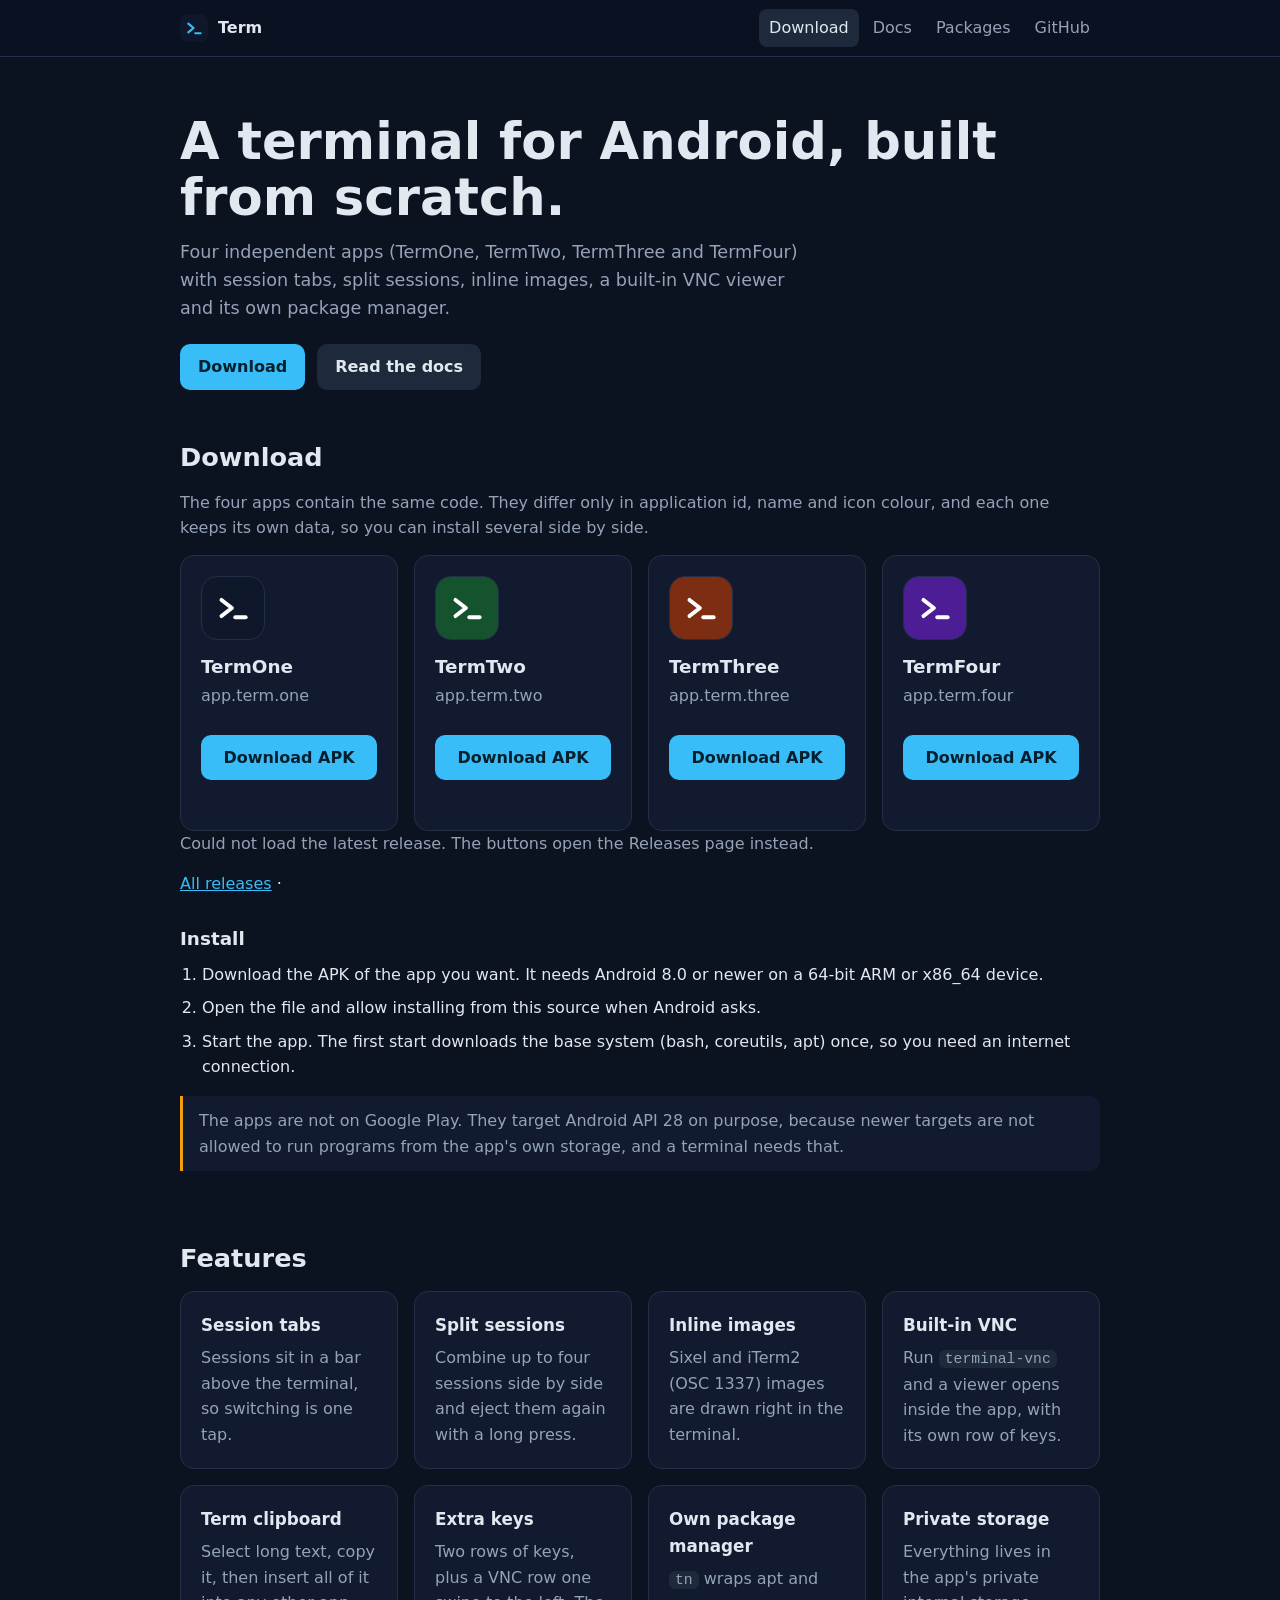
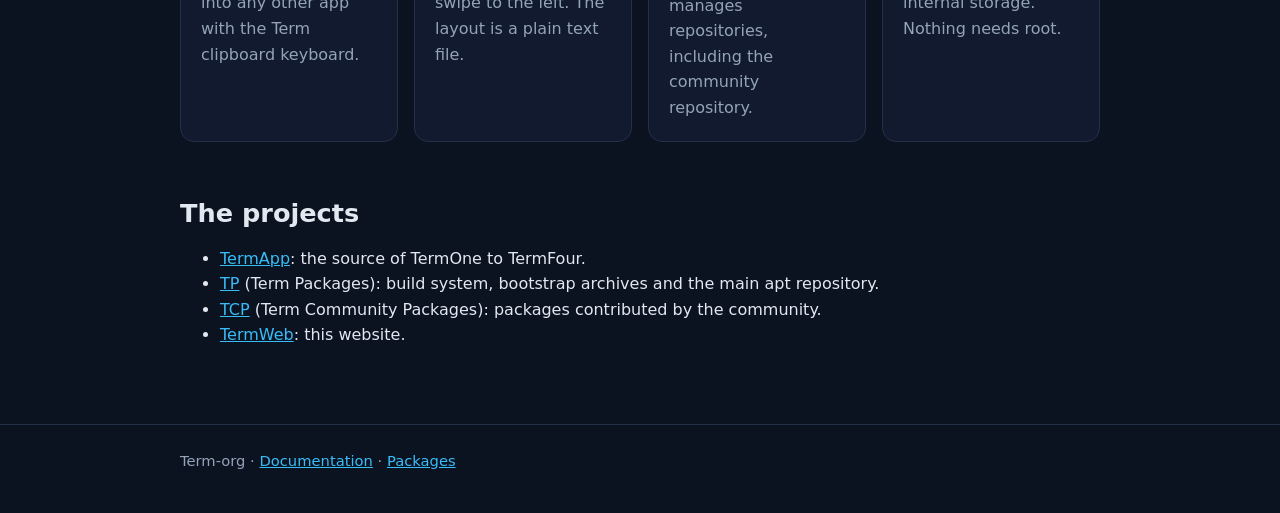
<file: site/index.html>
<!doctype html>
<html lang="en">
<head>
  <meta charset="utf-8">
  <meta name="viewport" content="width=device-width, initial-scale=1">
  <title>Term - a terminal for Android</title>
  <meta name="description" content="TermOne, TermTwo, TermThree and TermFour: a terminal for Android built from scratch, with session tabs, split sessions, inline images, a built-in VNC viewer and its own package manager.">
  <meta name="theme-color" content="#0F172A">
  <link rel="icon" href="favicon.svg" type="image/svg+xml">
  <link rel="stylesheet" href="assets/style.css">
</head>
<body>
  <svg width="0" height="0" style="position:absolute" aria-hidden="true">
    <symbol id="prompt" viewBox="0 0 108 108">
      <path d="M34 40 L52 54 L34 68" fill="none" stroke="#fff" stroke-width="7" stroke-linecap="round" stroke-linejoin="round"/>
      <path d="M58 70 L76 70" fill="none" stroke="#fff" stroke-width="7" stroke-linecap="round"/>
    </symbol>
  </svg>

  <header class="site-header">
    <div class="wrap">
      <a class="brand" href="index.html"><img src="favicon.svg" alt="" width="28" height="28">Term</a>
      <nav class="nav" aria-label="Main">
        <a href="index.html" aria-current="page">Download</a>
        <a href="docs.html">Docs</a>
        <a href="packages.html">Packages</a>
        <a href="https://github.com/Term-org">GitHub</a>
      </nav>
    </div>
  </header>

  <main class="wrap">
    <div class="hero">
      <h1>A terminal for Android, built from scratch.</h1>
      <p>Four independent apps (TermOne, TermTwo, TermThree and TermFour) with session tabs, split sessions, inline images, a built-in VNC viewer and its own package manager.</p>
      <div class="actions">
        <a class="button" href="#download">Download</a>
        <a class="button secondary" href="docs.html">Read the docs</a>
      </div>
    </div>

    <section id="download">
      <h2>Download</h2>
      <p class="muted">The four apps contain the same code. They differ only in application id, name and icon colour, and each one keeps its own data, so you can install several side by side.</p>
      <div class="grid">
        <article class="card">
          <div class="app-icon" style="--icon-bg:#0F172A"><svg class="glyph" viewBox="0 0 108 108" aria-hidden="true"><use href="#prompt"/></svg></div>
          <h3>TermOne</h3>
          <p class="muted">app.term.one</p>
          <a class="button" data-download="TermOne" href="https://github.com/Term-org/TermApp/releases/latest">Download APK</a>
          <p class="meta" data-meta="TermOne"></p>
        </article>
        <article class="card">
          <div class="app-icon" style="--icon-bg:#14532D"><svg class="glyph" viewBox="0 0 108 108" aria-hidden="true"><use href="#prompt"/></svg></div>
          <h3>TermTwo</h3>
          <p class="muted">app.term.two</p>
          <a class="button" data-download="TermTwo" href="https://github.com/Term-org/TermApp/releases/latest">Download APK</a>
          <p class="meta" data-meta="TermTwo"></p>
        </article>
        <article class="card">
          <div class="app-icon" style="--icon-bg:#7C2D12"><svg class="glyph" viewBox="0 0 108 108" aria-hidden="true"><use href="#prompt"/></svg></div>
          <h3>TermThree</h3>
          <p class="muted">app.term.three</p>
          <a class="button" data-download="TermThree" href="https://github.com/Term-org/TermApp/releases/latest">Download APK</a>
          <p class="meta" data-meta="TermThree"></p>
        </article>
        <article class="card">
          <div class="app-icon" style="--icon-bg:#4C1D95"><svg class="glyph" viewBox="0 0 108 108" aria-hidden="true"><use href="#prompt"/></svg></div>
          <h3>TermFour</h3>
          <p class="muted">app.term.four</p>
          <a class="button" data-download="TermFour" href="https://github.com/Term-org/TermApp/releases/latest">Download APK</a>
          <p class="meta" data-meta="TermFour"></p>
        </article>
      </div>
      <p class="status" id="release-status" role="status"></p>
      <p>
        <a href="https://github.com/Term-org/TermApp/releases">All releases</a>
        <span id="checksums-wrap"> &middot; <a id="checksums" href="https://github.com/Term-org/TermApp/releases/latest" hidden>SHA256SUMS</a></span>
      </p>

      <h3>Install</h3>
      <ol class="steps">
        <li>Download the APK of the app you want. It needs Android 8.0 or newer on a 64-bit ARM or x86_64 device.</li>
        <li>Open the file and allow installing from this source when Android asks.</li>
        <li>Start the app. The first start downloads the base system (bash, coreutils, apt) once, so you need an internet connection.</li>
      </ol>
      <p class="note">The apps are not on Google Play. They target Android API 28 on purpose, because newer targets are not allowed to run programs from the app's own storage, and a terminal needs that.</p>
    </section>

    <section>
      <h2>Features</h2>
      <div class="grid">
        <div class="card feature"><h3>Session tabs</h3><p>Sessions sit in a bar above the terminal, so switching is one tap.</p></div>
        <div class="card feature"><h3>Split sessions</h3><p>Combine up to four sessions side by side and eject them again with a long press.</p></div>
        <div class="card feature"><h3>Inline images</h3><p>Sixel and iTerm2 (OSC 1337) images are drawn right in the terminal.</p></div>
        <div class="card feature"><h3>Built-in VNC</h3><p>Run <code>terminal-vnc</code> and a viewer opens inside the app, with its own row of keys.</p></div>
        <div class="card feature"><h3>Term clipboard</h3><p>Select long text, copy it, then insert all of it into any other app with the Term clipboard keyboard.</p></div>
        <div class="card feature"><h3>Extra keys</h3><p>Two rows of keys, plus a VNC row one swipe to the left. The layout is a plain text file.</p></div>
        <div class="card feature"><h3>Own package manager</h3><p><code>tn</code> wraps apt and manages repositories, including the community repository.</p></div>
        <div class="card feature"><h3>Private storage</h3><p>Everything lives in the app's private internal storage. Nothing needs root.</p></div>
      </div>
    </section>

    <section>
      <h2>The projects</h2>
      <ul>
        <li><a href="https://github.com/Term-org/TermApp">TermApp</a>: the source of TermOne to TermFour.</li>
        <li><a href="https://github.com/Term-org/TP">TP</a> (Term Packages): build system, bootstrap archives and the main apt repository.</li>
        <li><a href="https://github.com/Term-org/TCP">TCP</a> (Term Community Packages): packages contributed by the community.</li>
        <li><a href="https://github.com/Term-org/TermWeb">TermWeb</a>: this website.</li>
      </ul>
    </section>
  </main>

  <footer class="site-footer">
    <div class="wrap">Term-org &middot; <a href="docs.html">Documentation</a> &middot; <a href="packages.html">Packages</a></div>
  </footer>

  <script src="assets/config.js"></script>
  <script src="assets/releases.js"></script>
</body>
</html>
</file>
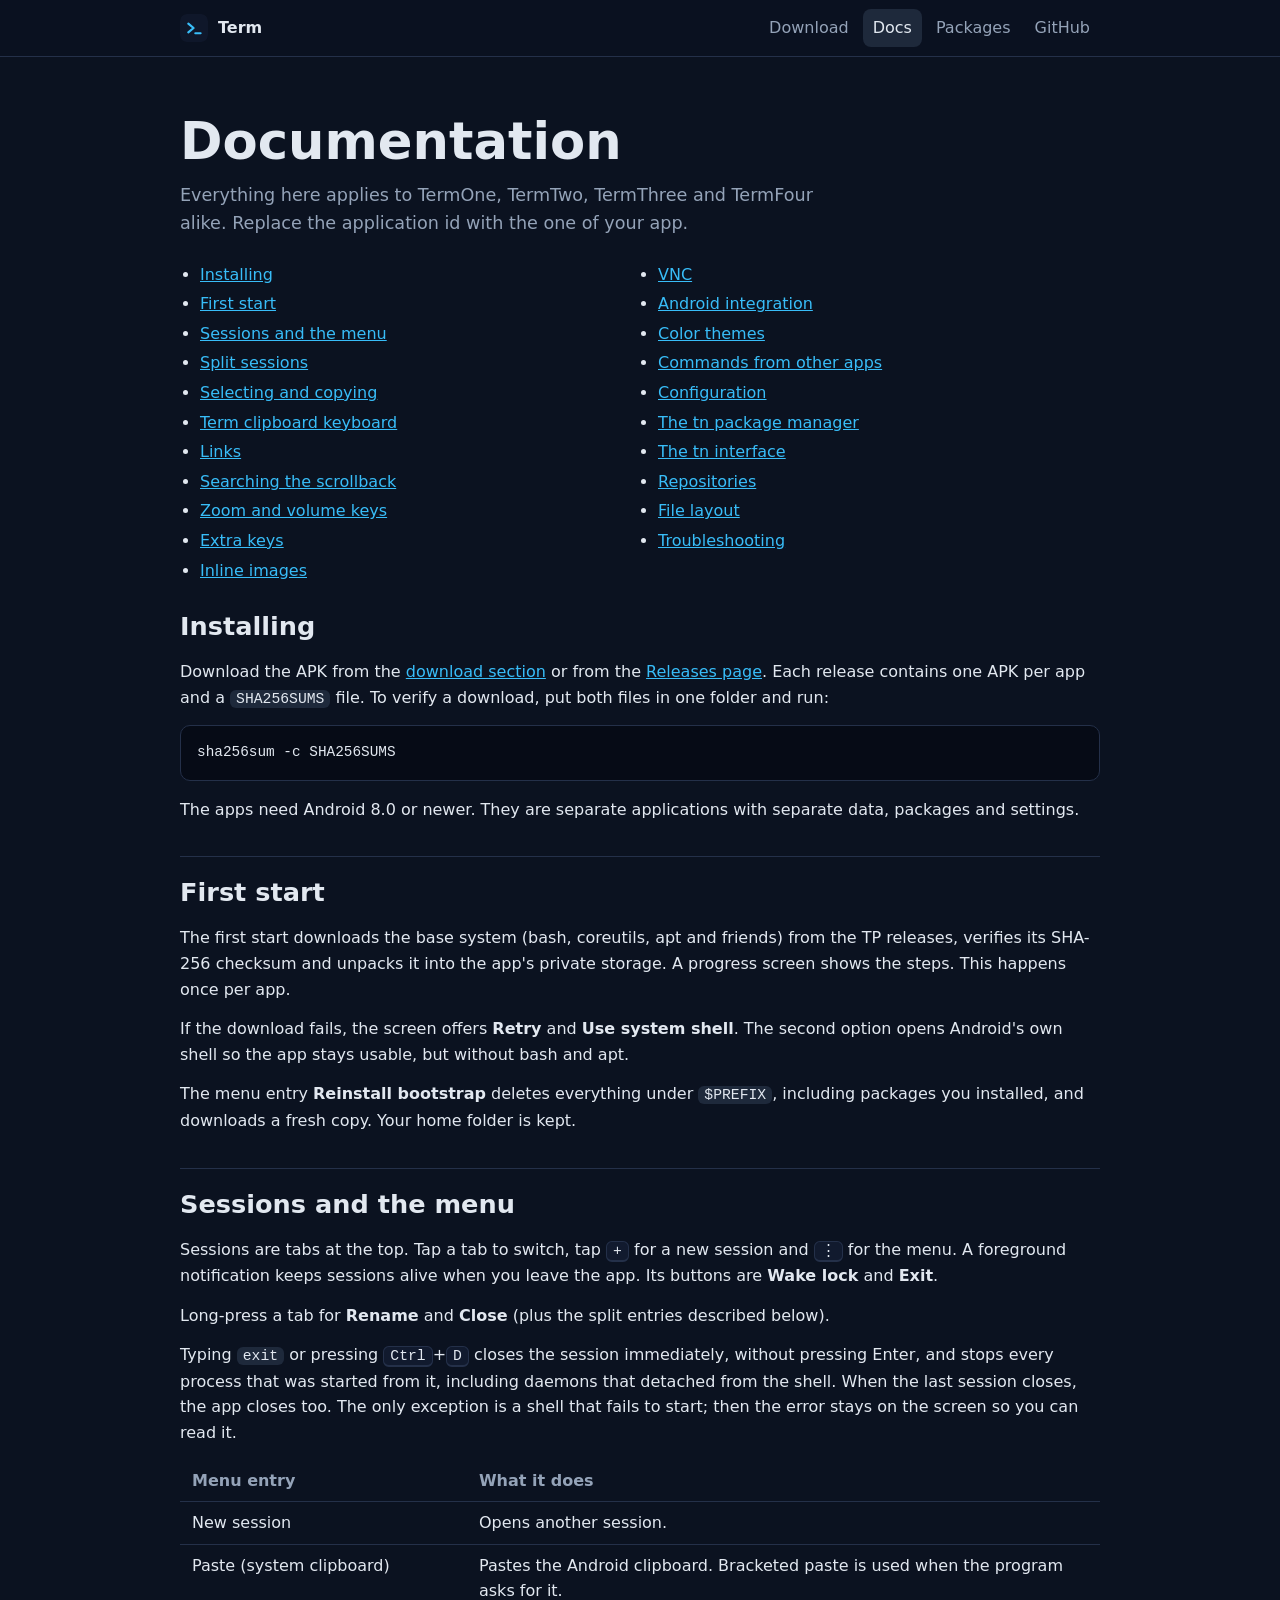
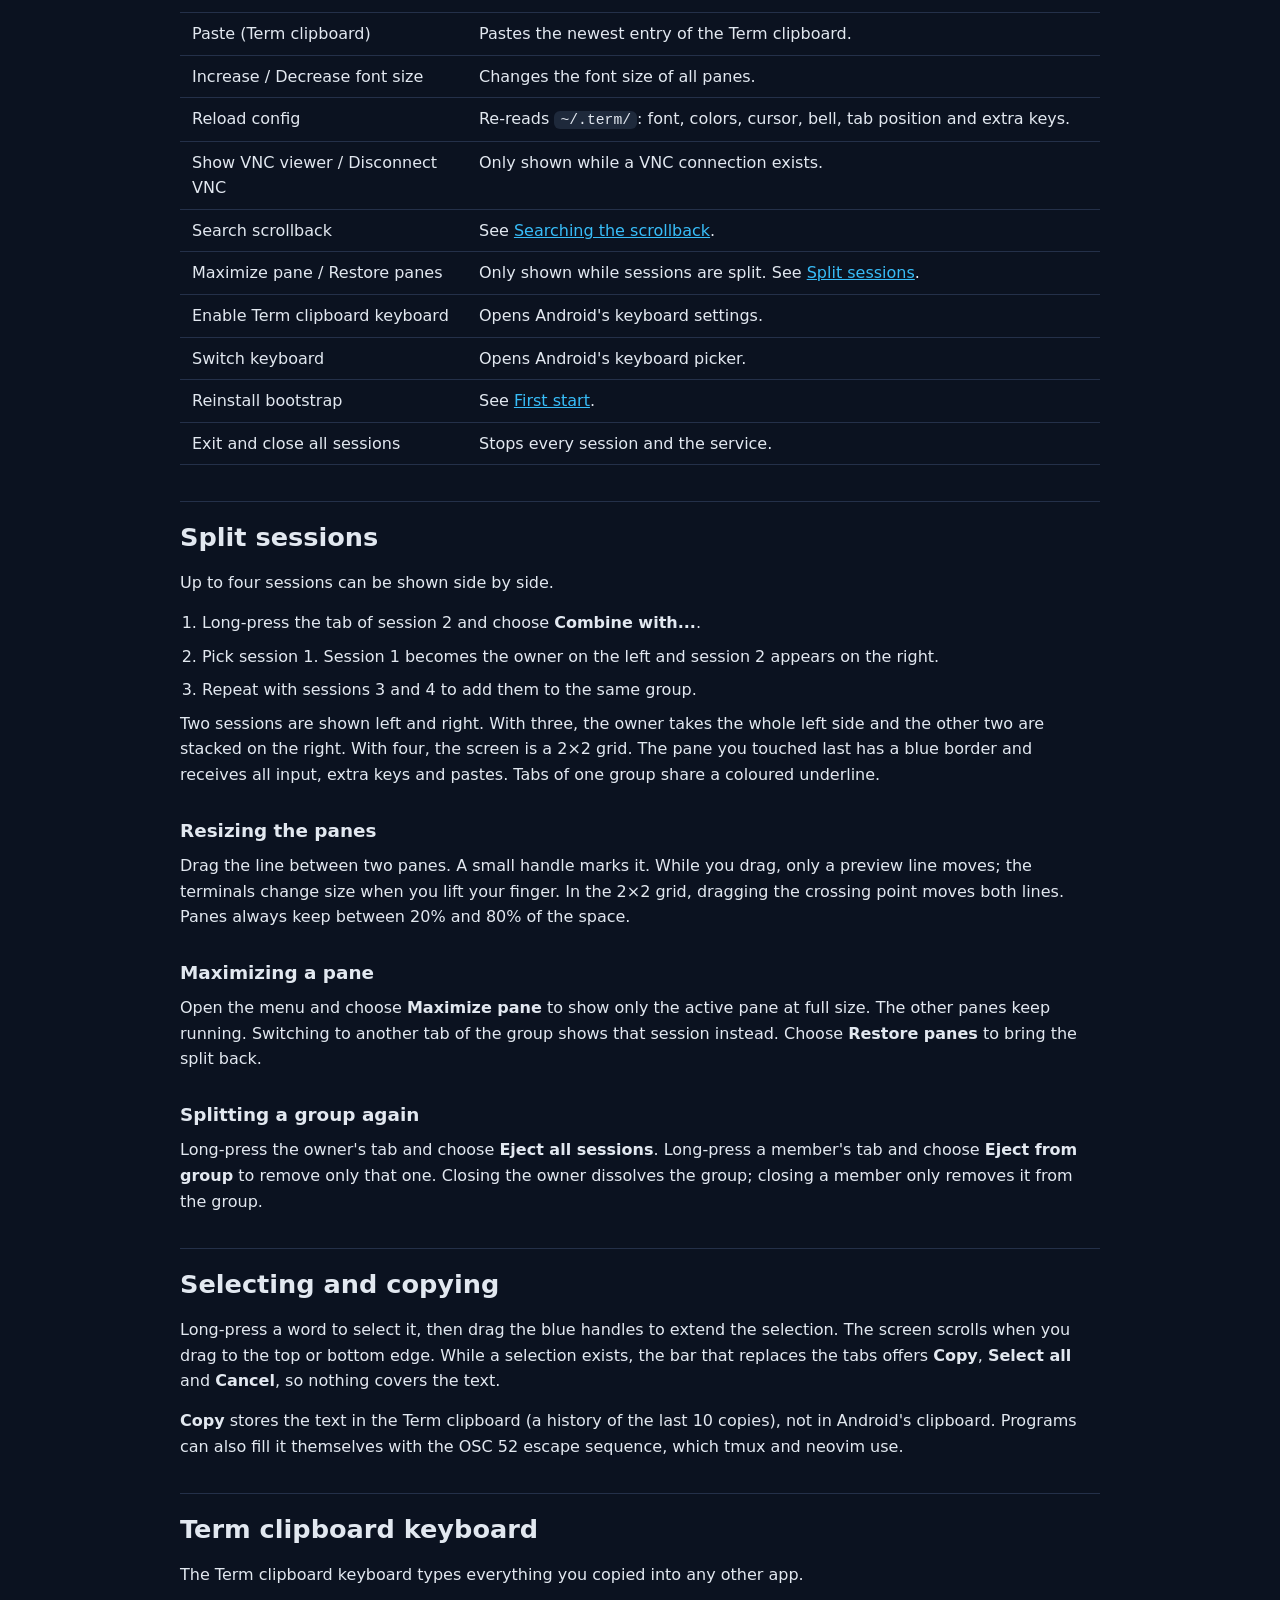
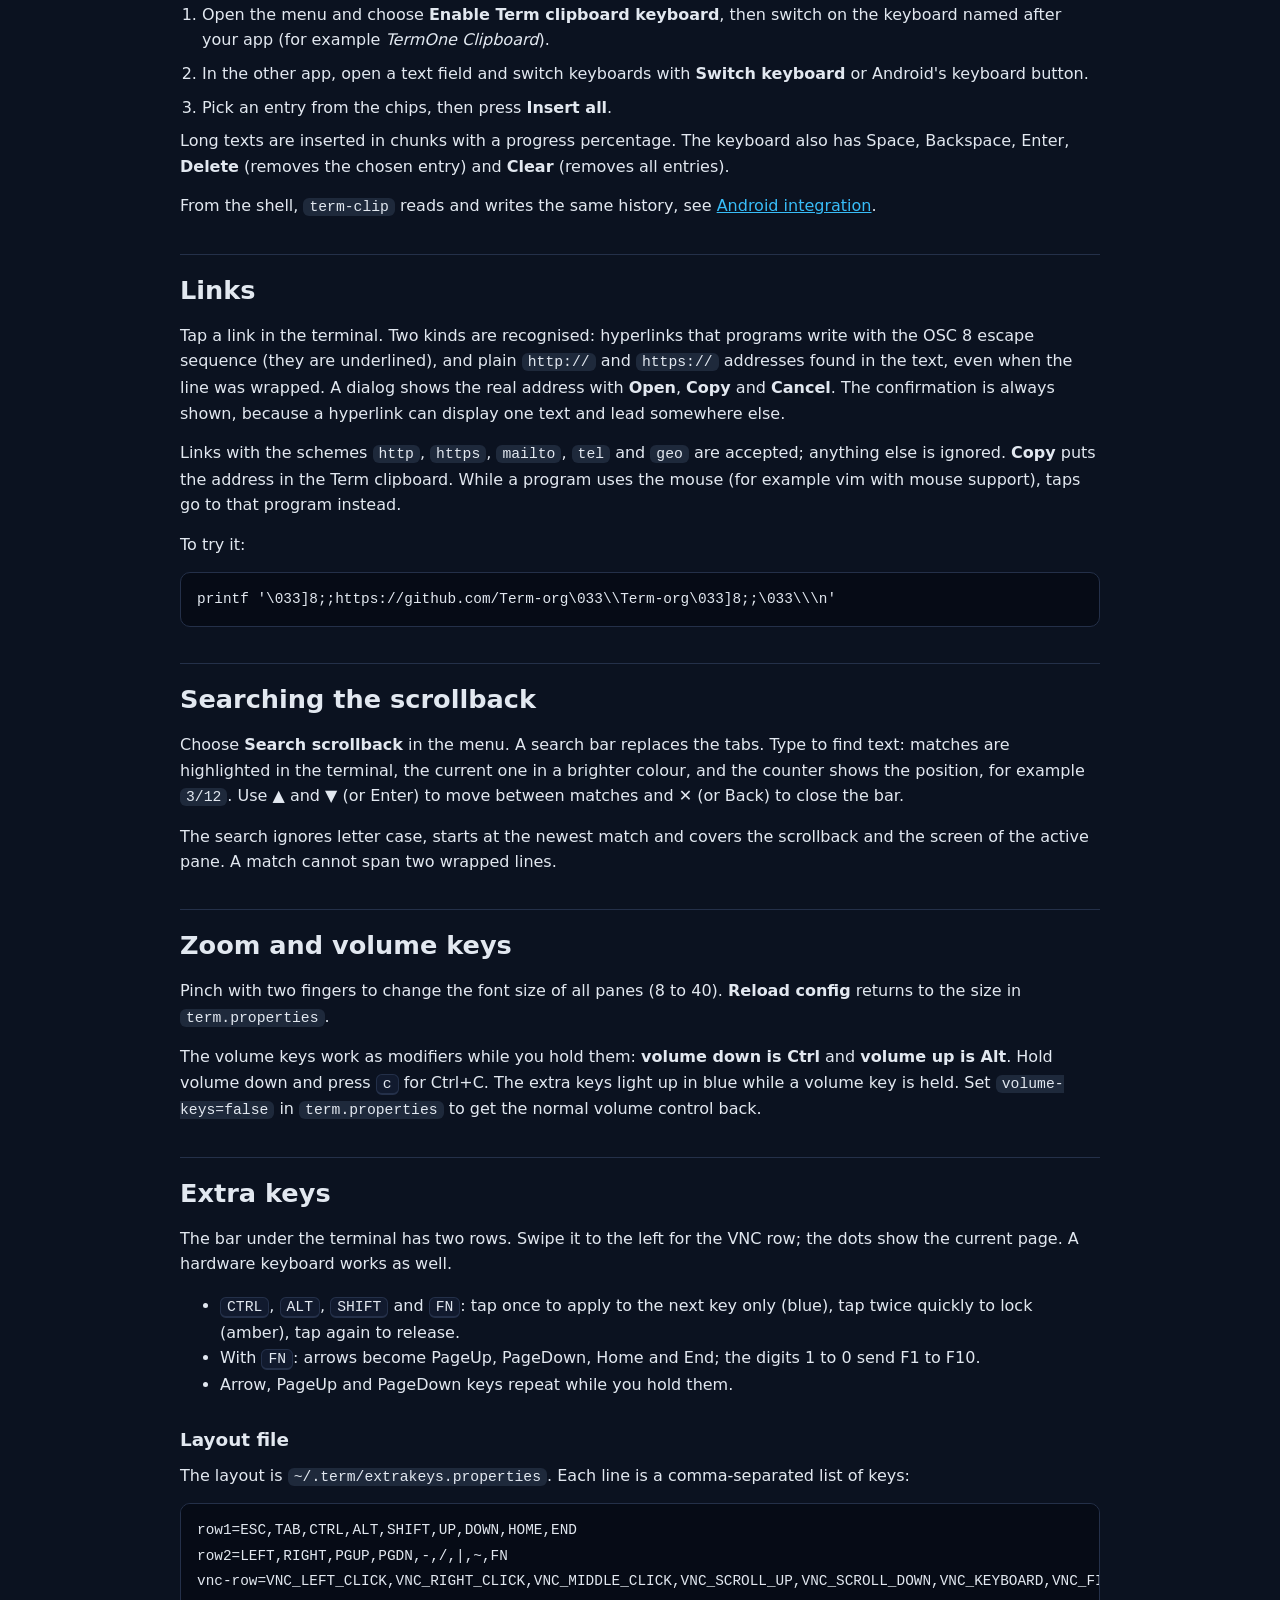
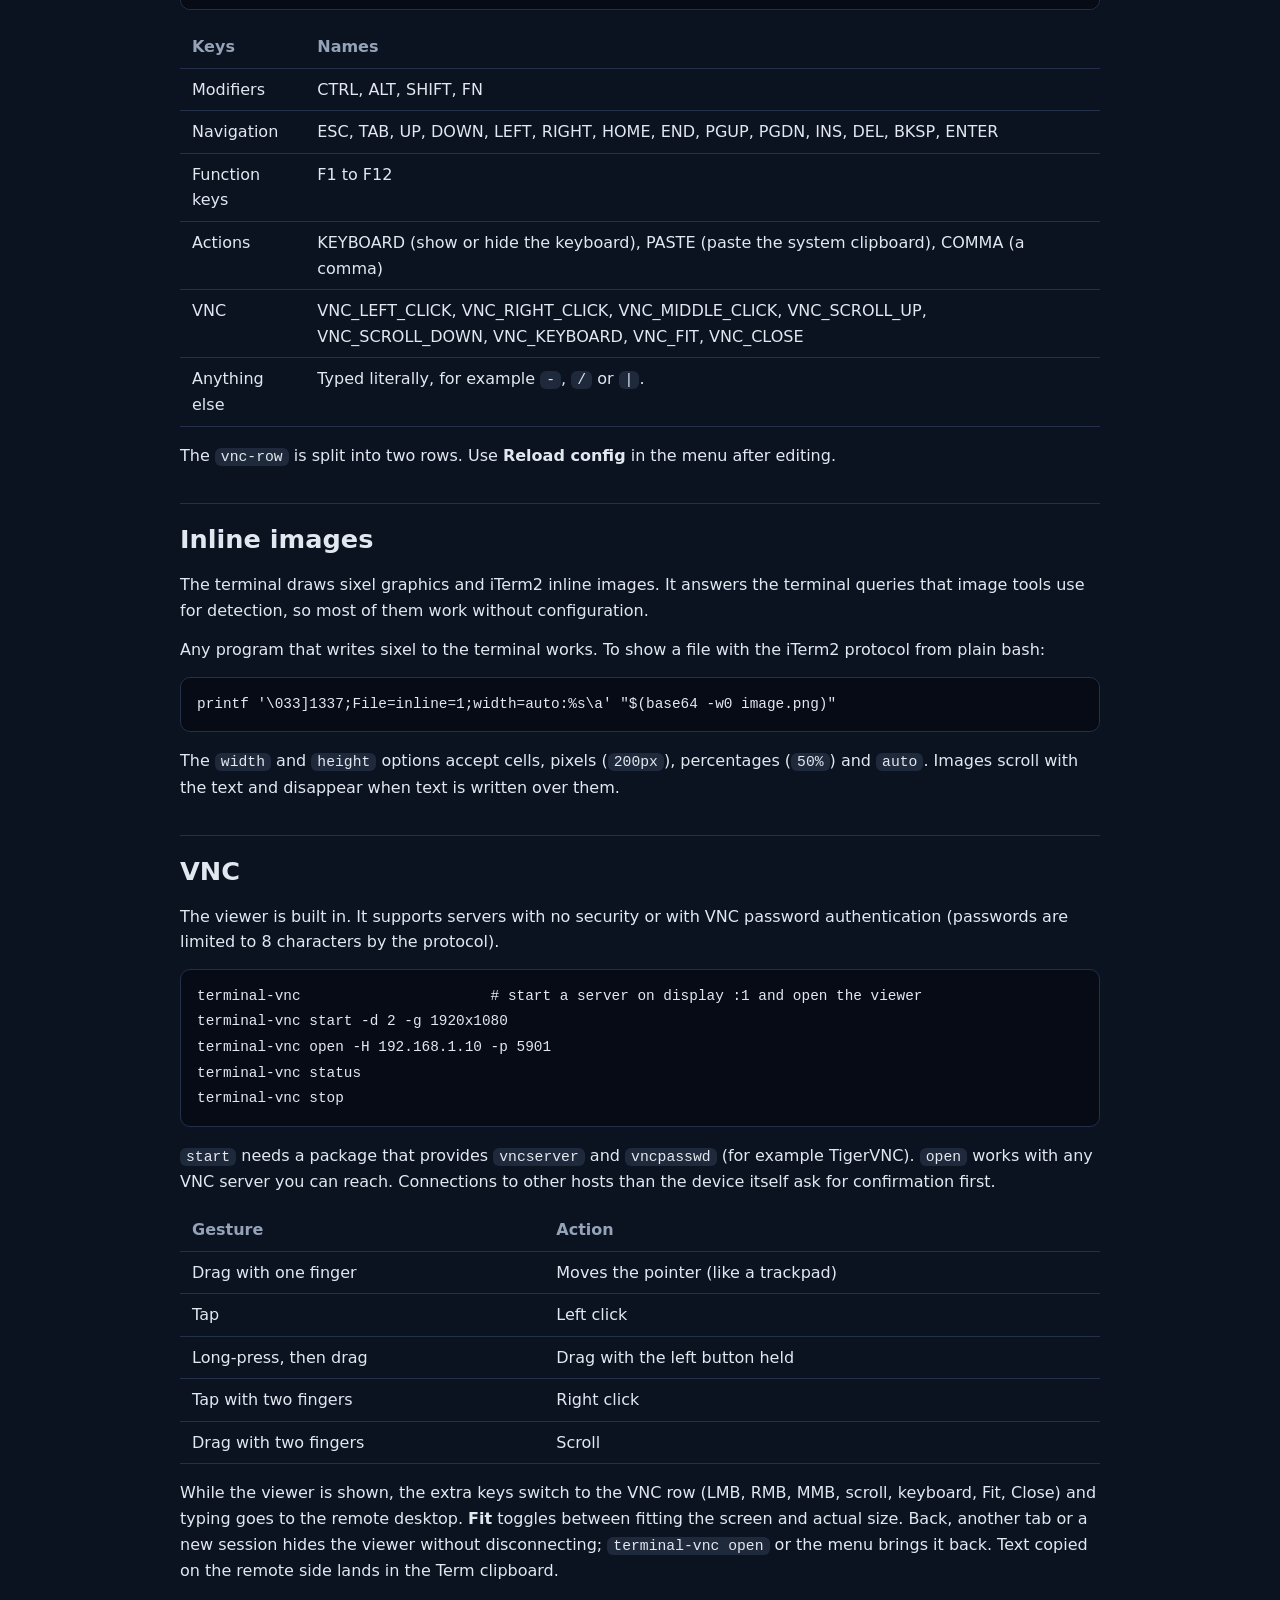
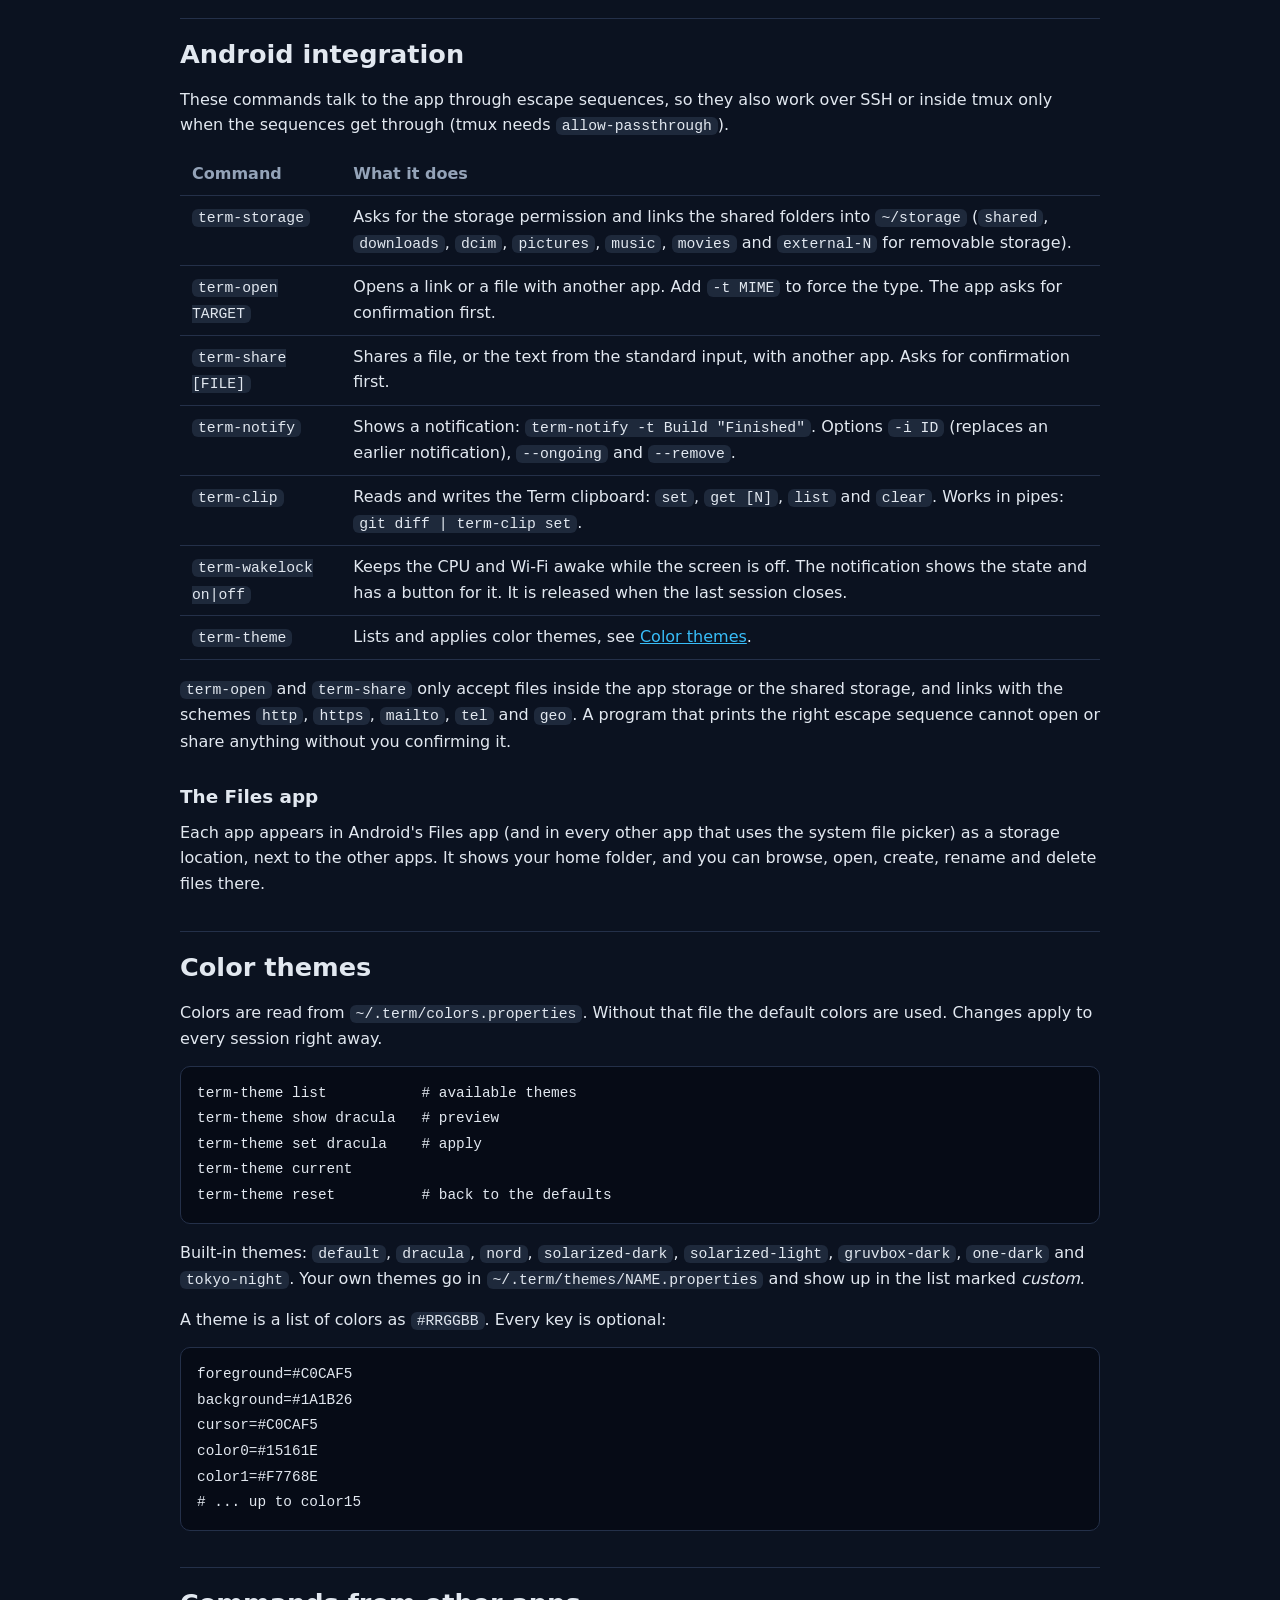
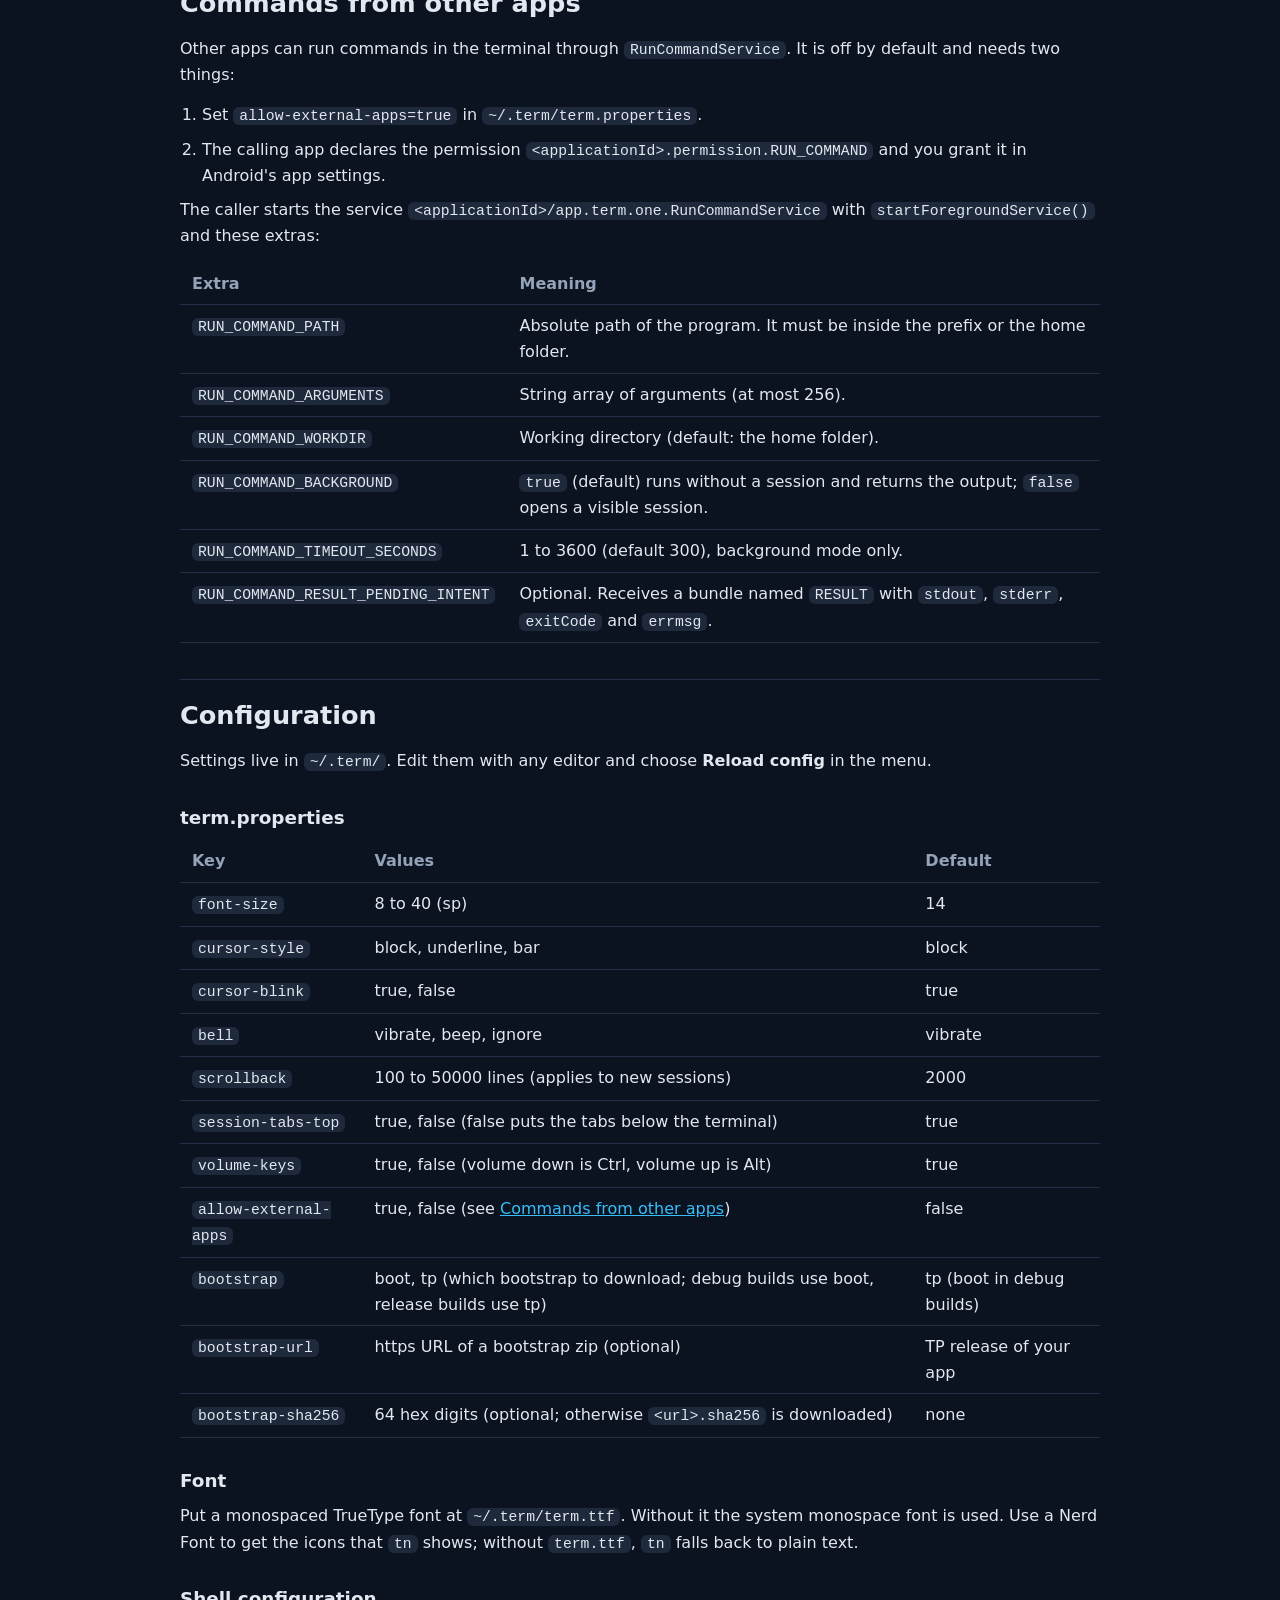
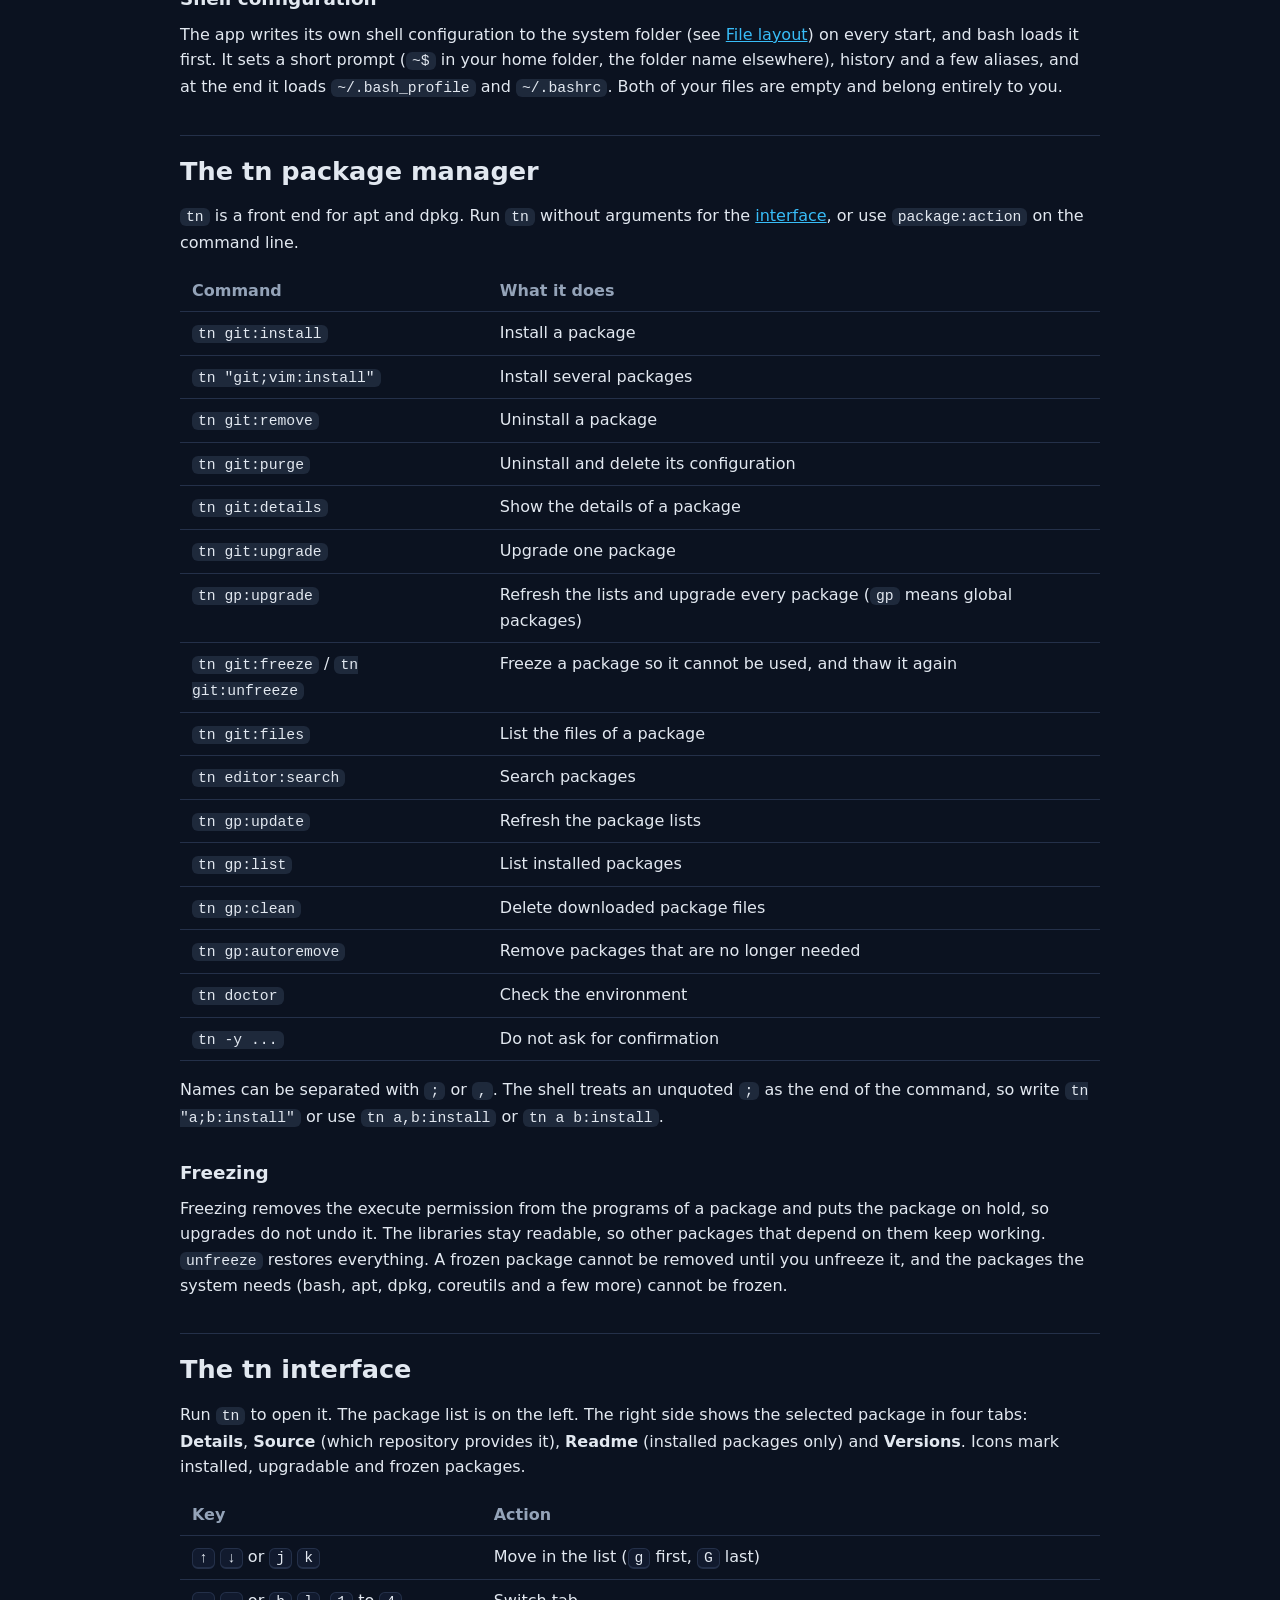
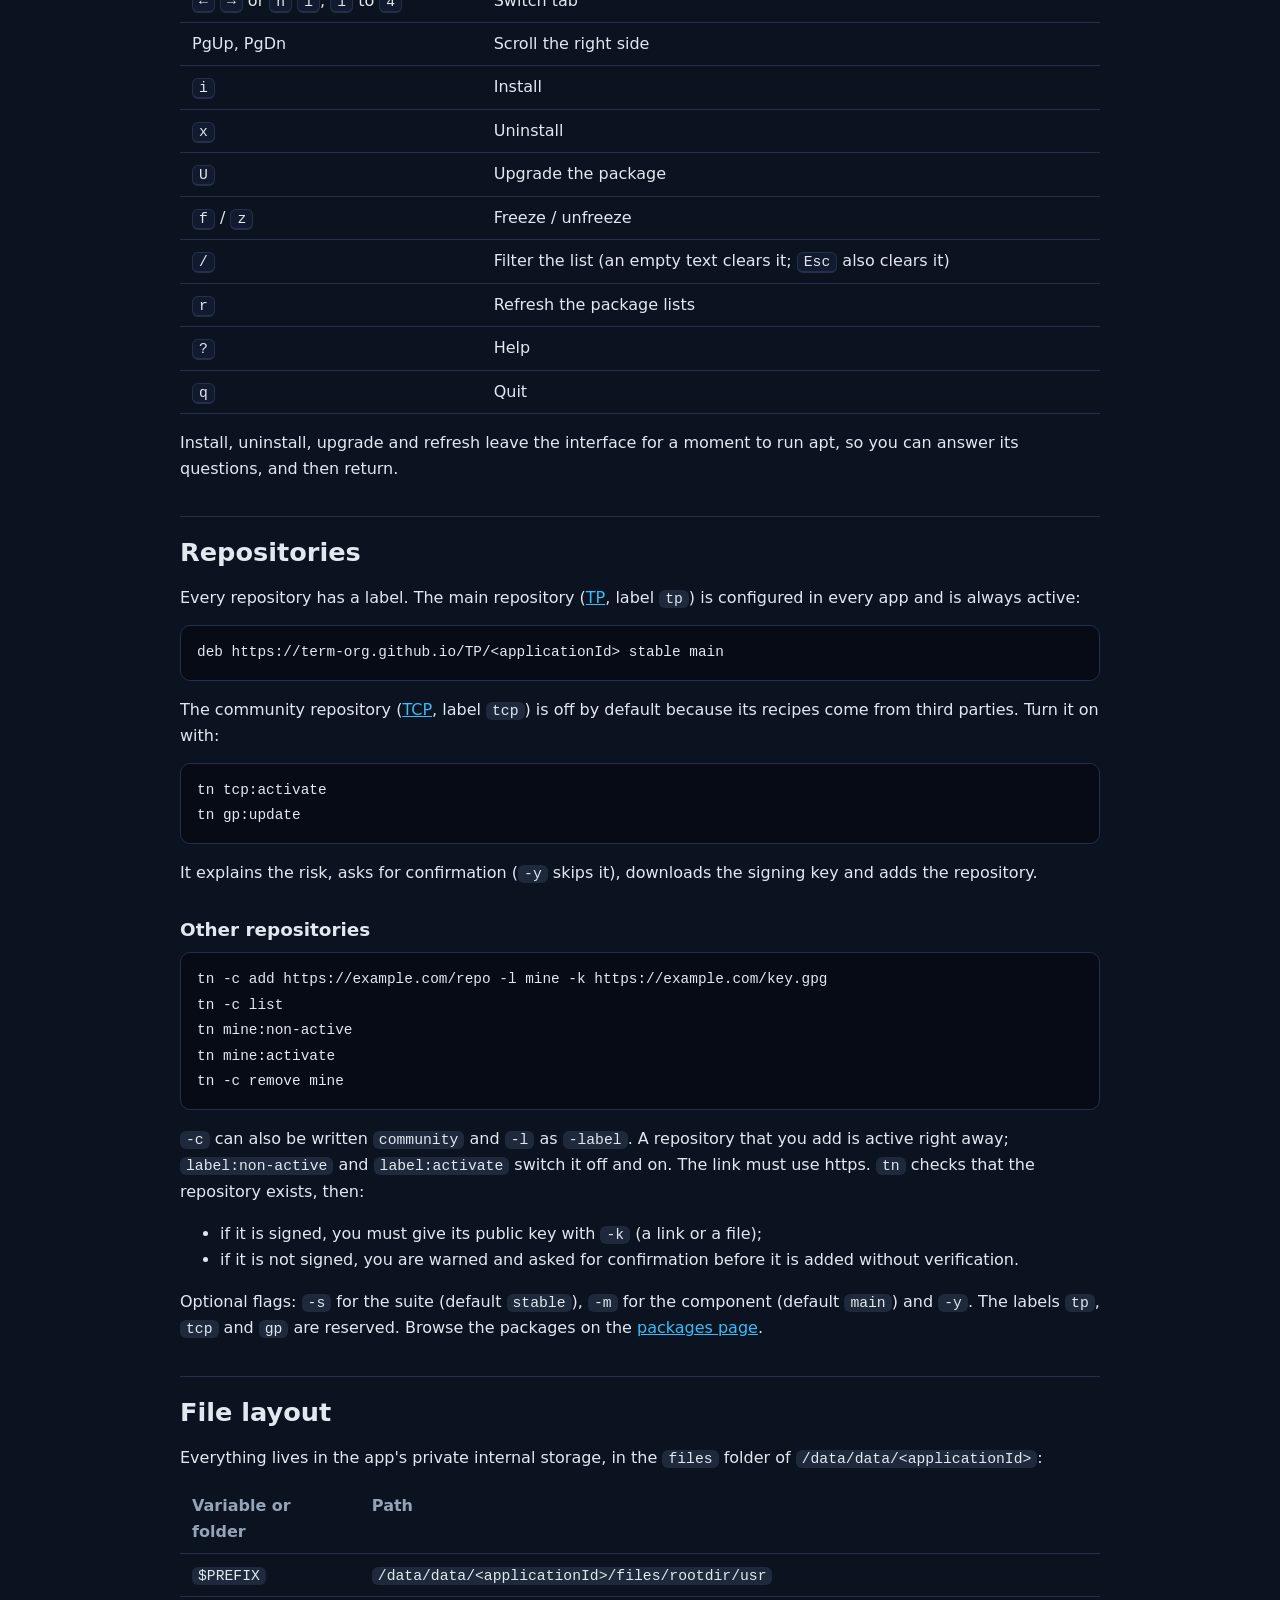
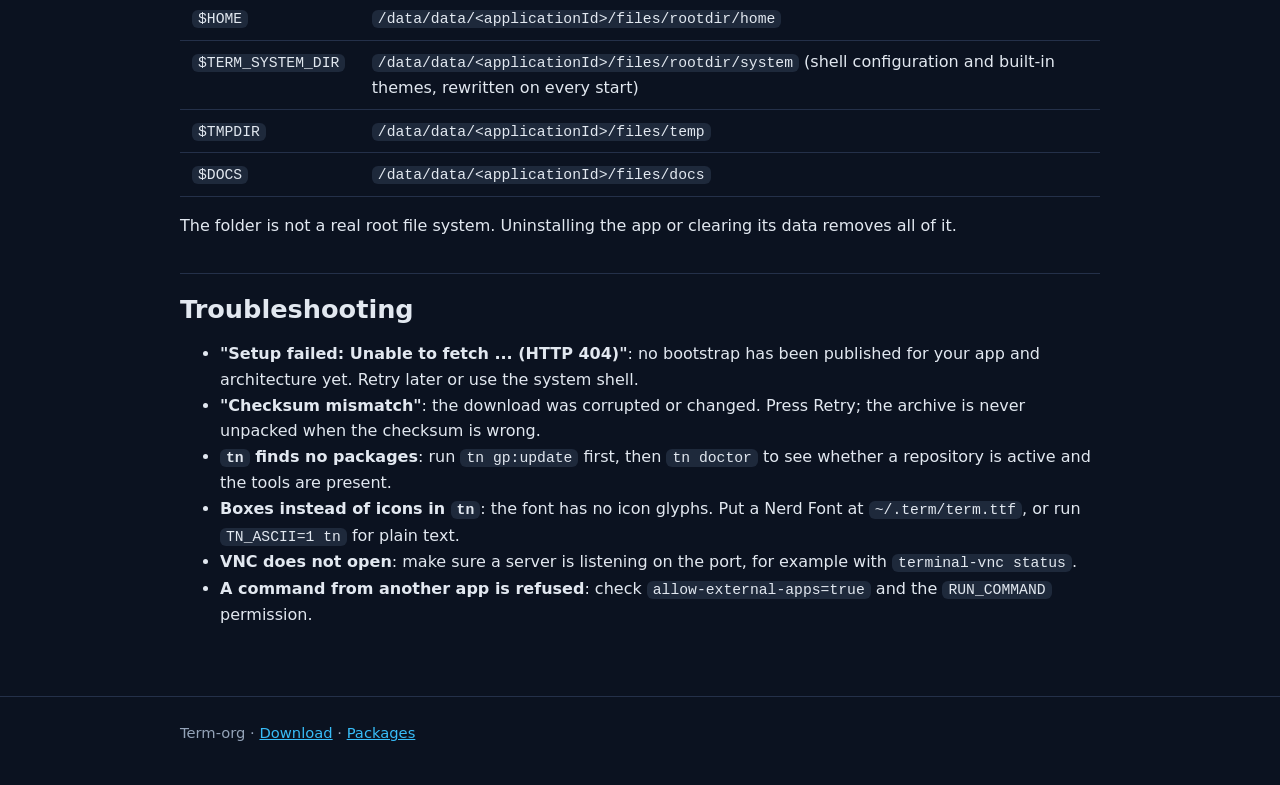
<file: site/docs.html>
<!doctype html>
<html lang="en">
<head>
  <meta charset="utf-8">
  <meta name="viewport" content="width=device-width, initial-scale=1">
  <title>Documentation - Term</title>
  <meta name="description" content="How to use TermOne, TermTwo, TermThree and TermFour: sessions, split view, links, search, clipboard, extra keys, VNC, images, themes, Android integration, configuration and the tn package manager.">
  <meta name="theme-color" content="#0F172A">
  <link rel="icon" href="favicon.svg" type="image/svg+xml">
  <link rel="stylesheet" href="assets/style.css">
</head>
<body>
  <header class="site-header">
    <div class="wrap">
      <a class="brand" href="index.html"><img src="favicon.svg" alt="" width="28" height="28">Term</a>
      <nav class="nav" aria-label="Main">
        <a href="index.html">Download</a>
        <a href="docs.html" aria-current="page">Docs</a>
        <a href="packages.html">Packages</a>
        <a href="https://github.com/Term-org">GitHub</a>
      </nav>
    </div>
  </header>

  <main class="wrap docs">
    <div class="hero">
      <h1>Documentation</h1>
      <p>Everything here applies to TermOne, TermTwo, TermThree and TermFour alike. Replace the application id with the one of your app.</p>
    </div>

    <ul class="toc">
      <li><a href="#install">Installing</a></li>
      <li><a href="#first-start">First start</a></li>
      <li><a href="#sessions">Sessions and the menu</a></li>
      <li><a href="#split">Split sessions</a></li>
      <li><a href="#clipboard">Selecting and copying</a></li>
      <li><a href="#clipboard-keyboard">Term clipboard keyboard</a></li>
      <li><a href="#links">Links</a></li>
      <li><a href="#search">Searching the scrollback</a></li>
      <li><a href="#zoom-volume">Zoom and volume keys</a></li>
      <li><a href="#extra-keys">Extra keys</a></li>
      <li><a href="#images">Inline images</a></li>
      <li><a href="#vnc">VNC</a></li>
      <li><a href="#android">Android integration</a></li>
      <li><a href="#themes">Color themes</a></li>
      <li><a href="#run-command">Commands from other apps</a></li>
      <li><a href="#config">Configuration</a></li>
      <li><a href="#tn">The tn package manager</a></li>
      <li><a href="#tui">The tn interface</a></li>
      <li><a href="#repositories">Repositories</a></li>
      <li><a href="#layout">File layout</a></li>
      <li><a href="#troubleshooting">Troubleshooting</a></li>
    </ul>

    <section id="install">
      <h2>Installing</h2>
      <p>Download the APK from the <a href="index.html#download">download section</a> or from the <a href="https://github.com/Term-org/TermApp/releases">Releases page</a>. Each release contains one APK per app and a <code>SHA256SUMS</code> file. To verify a download, put both files in one folder and run:</p>
      <pre><code>sha256sum -c SHA256SUMS</code></pre>
      <p>The apps need Android 8.0 or newer. They are separate applications with separate data, packages and settings.</p>
    </section>

    <section id="first-start">
      <h2>First start</h2>
      <p>The first start downloads the base system (bash, coreutils, apt and friends) from the TP releases, verifies its SHA-256 checksum and unpacks it into the app's private storage. A progress screen shows the steps. This happens once per app.</p>
      <p>If the download fails, the screen offers <strong>Retry</strong> and <strong>Use system shell</strong>. The second option opens Android's own shell so the app stays usable, but without bash and apt.</p>
      <p>The menu entry <strong>Reinstall bootstrap</strong> deletes everything under <code>$PREFIX</code>, including packages you installed, and downloads a fresh copy. Your home folder is kept.</p>
    </section>

    <section id="sessions">
      <h2>Sessions and the menu</h2>
      <p>Sessions are tabs at the top. Tap a tab to switch, tap <kbd>+</kbd> for a new session and <kbd>&#8942;</kbd> for the menu. A foreground notification keeps sessions alive when you leave the app. Its buttons are <strong>Wake lock</strong> and <strong>Exit</strong>.</p>
      <p>Long-press a tab for <strong>Rename</strong> and <strong>Close</strong> (plus the split entries described below).</p>
      <p>Typing <code>exit</code> or pressing <kbd>Ctrl</kbd>+<kbd>D</kbd> closes the session immediately, without pressing Enter, and stops every process that was started from it, including daemons that detached from the shell. When the last session closes, the app closes too. The only exception is a shell that fails to start; then the error stays on the screen so you can read it.</p>
      <div class="table-wrap">
        <table>
          <thead><tr><th>Menu entry</th><th>What it does</th></tr></thead>
          <tbody>
            <tr><td>New session</td><td>Opens another session.</td></tr>
            <tr><td>Paste (system clipboard)</td><td>Pastes the Android clipboard. Bracketed paste is used when the program asks for it.</td></tr>
            <tr><td>Paste (Term clipboard)</td><td>Pastes the newest entry of the Term clipboard.</td></tr>
            <tr><td>Increase / Decrease font size</td><td>Changes the font size of all panes.</td></tr>
            <tr><td>Reload config</td><td>Re-reads <code>~/.term/</code>: font, colors, cursor, bell, tab position and extra keys.</td></tr>
            <tr><td>Show VNC viewer / Disconnect VNC</td><td>Only shown while a VNC connection exists.</td></tr>
            <tr><td>Search scrollback</td><td>See <a href="#search">Searching the scrollback</a>.</td></tr>
            <tr><td>Maximize pane / Restore panes</td><td>Only shown while sessions are split. See <a href="#split">Split sessions</a>.</td></tr>
            <tr><td>Enable Term clipboard keyboard</td><td>Opens Android's keyboard settings.</td></tr>
            <tr><td>Switch keyboard</td><td>Opens Android's keyboard picker.</td></tr>
            <tr><td>Reinstall bootstrap</td><td>See <a href="#first-start">First start</a>.</td></tr>
            <tr><td>Exit and close all sessions</td><td>Stops every session and the service.</td></tr>
          </tbody>
        </table>
      </div>
    </section>

    <section id="split">
      <h2>Split sessions</h2>
      <p>Up to four sessions can be shown side by side.</p>
      <ol class="steps">
        <li>Long-press the tab of session 2 and choose <strong>Combine with...</strong>.</li>
        <li>Pick session 1. Session 1 becomes the owner on the left and session 2 appears on the right.</li>
        <li>Repeat with sessions 3 and 4 to add them to the same group.</li>
      </ol>
      <p>Two sessions are shown left and right. With three, the owner takes the whole left side and the other two are stacked on the right. With four, the screen is a 2&times;2 grid. The pane you touched last has a blue border and receives all input, extra keys and pastes. Tabs of one group share a coloured underline.</p>
      <h3>Resizing the panes</h3>
      <p>Drag the line between two panes. A small handle marks it. While you drag, only a preview line moves; the terminals change size when you lift your finger. In the 2&times;2 grid, dragging the crossing point moves both lines. Panes always keep between 20% and 80% of the space.</p>
      <h3>Maximizing a pane</h3>
      <p>Open the menu and choose <strong>Maximize pane</strong> to show only the active pane at full size. The other panes keep running. Switching to another tab of the group shows that session instead. Choose <strong>Restore panes</strong> to bring the split back.</p>
      <h3>Splitting a group again</h3>
      <p>Long-press the owner's tab and choose <strong>Eject all sessions</strong>. Long-press a member's tab and choose <strong>Eject from group</strong> to remove only that one. Closing the owner dissolves the group; closing a member only removes it from the group.</p>
    </section>

    <section id="clipboard">
      <h2>Selecting and copying</h2>
      <p>Long-press a word to select it, then drag the blue handles to extend the selection. The screen scrolls when you drag to the top or bottom edge. While a selection exists, the bar that replaces the tabs offers <strong>Copy</strong>, <strong>Select all</strong> and <strong>Cancel</strong>, so nothing covers the text.</p>
      <p><strong>Copy</strong> stores the text in the Term clipboard (a history of the last 10 copies), not in Android's clipboard. Programs can also fill it themselves with the OSC 52 escape sequence, which tmux and neovim use.</p>
    </section>

    <section id="clipboard-keyboard">
      <h2>Term clipboard keyboard</h2>
      <p>The Term clipboard keyboard types everything you copied into any other app.</p>
      <ol class="steps">
        <li>Open the menu and choose <strong>Enable Term clipboard keyboard</strong>, then switch on the keyboard named after your app (for example <em>TermOne Clipboard</em>).</li>
        <li>In the other app, open a text field and switch keyboards with <strong>Switch keyboard</strong> or Android's keyboard button.</li>
        <li>Pick an entry from the chips, then press <strong>Insert all</strong>.</li>
      </ol>
      <p>Long texts are inserted in chunks with a progress percentage. The keyboard also has Space, Backspace, Enter, <strong>Delete</strong> (removes the chosen entry) and <strong>Clear</strong> (removes all entries).</p>
      <p>From the shell, <code>term-clip</code> reads and writes the same history, see <a href="#android">Android integration</a>.</p>
    </section>

    <section id="links">
      <h2>Links</h2>
      <p>Tap a link in the terminal. Two kinds are recognised: hyperlinks that programs write with the OSC 8 escape sequence (they are underlined), and plain <code>http://</code> and <code>https://</code> addresses found in the text, even when the line was wrapped. A dialog shows the real address with <strong>Open</strong>, <strong>Copy</strong> and <strong>Cancel</strong>. The confirmation is always shown, because a hyperlink can display one text and lead somewhere else.</p>
      <p>Links with the schemes <code>http</code>, <code>https</code>, <code>mailto</code>, <code>tel</code> and <code>geo</code> are accepted; anything else is ignored. <strong>Copy</strong> puts the address in the Term clipboard. While a program uses the mouse (for example vim with mouse support), taps go to that program instead.</p>
      <p>To try it:</p>
      <pre><code>printf '\033]8;;https://github.com/Term-org\033\\Term-org\033]8;;\033\\\n'</code></pre>
    </section>

    <section id="search">
      <h2>Searching the scrollback</h2>
      <p>Choose <strong>Search scrollback</strong> in the menu. A search bar replaces the tabs. Type to find text: matches are highlighted in the terminal, the current one in a brighter colour, and the counter shows the position, for example <code>3/12</code>. Use &#9650; and &#9660; (or Enter) to move between matches and &#10005; (or Back) to close the bar.</p>
      <p>The search ignores letter case, starts at the newest match and covers the scrollback and the screen of the active pane. A match cannot span two wrapped lines.</p>
    </section>

    <section id="zoom-volume">
      <h2>Zoom and volume keys</h2>
      <p>Pinch with two fingers to change the font size of all panes (8 to 40). <strong>Reload config</strong> returns to the size in <code>term.properties</code>.</p>
      <p>The volume keys work as modifiers while you hold them: <strong>volume down is Ctrl</strong> and <strong>volume up is Alt</strong>. Hold volume down and press <kbd>c</kbd> for Ctrl+C. The extra keys light up in blue while a volume key is held. Set <code>volume-keys=false</code> in <code>term.properties</code> to get the normal volume control back.</p>
    </section>

    <section id="extra-keys">
      <h2>Extra keys</h2>
      <p>The bar under the terminal has two rows. Swipe it to the left for the VNC row; the dots show the current page. A hardware keyboard works as well.</p>
      <ul>
        <li><kbd>CTRL</kbd>, <kbd>ALT</kbd>, <kbd>SHIFT</kbd> and <kbd>FN</kbd>: tap once to apply to the next key only (blue), tap twice quickly to lock (amber), tap again to release.</li>
        <li>With <kbd>FN</kbd>: arrows become PageUp, PageDown, Home and End; the digits 1 to 0 send F1 to F10.</li>
        <li>Arrow, PageUp and PageDown keys repeat while you hold them.</li>
      </ul>
      <h3>Layout file</h3>
      <p>The layout is <code>~/.term/extrakeys.properties</code>. Each line is a comma-separated list of keys:</p>
      <pre><code>row1=ESC,TAB,CTRL,ALT,SHIFT,UP,DOWN,HOME,END
row2=LEFT,RIGHT,PGUP,PGDN,-,/,|,~,FN
vnc-row=VNC_LEFT_CLICK,VNC_RIGHT_CLICK,VNC_MIDDLE_CLICK,VNC_SCROLL_UP,VNC_SCROLL_DOWN,VNC_KEYBOARD,VNC_FIT,VNC_CLOSE</code></pre>
      <div class="table-wrap">
        <table>
          <thead><tr><th>Keys</th><th>Names</th></tr></thead>
          <tbody>
            <tr><td>Modifiers</td><td>CTRL, ALT, SHIFT, FN</td></tr>
            <tr><td>Navigation</td><td>ESC, TAB, UP, DOWN, LEFT, RIGHT, HOME, END, PGUP, PGDN, INS, DEL, BKSP, ENTER</td></tr>
            <tr><td>Function keys</td><td>F1 to F12</td></tr>
            <tr><td>Actions</td><td>KEYBOARD (show or hide the keyboard), PASTE (paste the system clipboard), COMMA (a comma)</td></tr>
            <tr><td>VNC</td><td>VNC_LEFT_CLICK, VNC_RIGHT_CLICK, VNC_MIDDLE_CLICK, VNC_SCROLL_UP, VNC_SCROLL_DOWN, VNC_KEYBOARD, VNC_FIT, VNC_CLOSE</td></tr>
            <tr><td>Anything else</td><td>Typed literally, for example <code>-</code>, <code>/</code> or <code>|</code>.</td></tr>
          </tbody>
        </table>
      </div>
      <p>The <code>vnc-row</code> is split into two rows. Use <strong>Reload config</strong> in the menu after editing.</p>
    </section>

    <section id="images">
      <h2>Inline images</h2>
      <p>The terminal draws sixel graphics and iTerm2 inline images. It answers the terminal queries that image tools use for detection, so most of them work without configuration.</p>
      <p>Any program that writes sixel to the terminal works. To show a file with the iTerm2 protocol from plain bash:</p>
      <pre><code>printf '\033]1337;File=inline=1;width=auto:%s\a' "$(base64 -w0 image.png)"</code></pre>
      <p>The <code>width</code> and <code>height</code> options accept cells, pixels (<code>200px</code>), percentages (<code>50%</code>) and <code>auto</code>. Images scroll with the text and disappear when text is written over them.</p>
    </section>

    <section id="vnc">
      <h2>VNC</h2>
      <p>The viewer is built in. It supports servers with no security or with VNC password authentication (passwords are limited to 8 characters by the protocol).</p>
      <pre><code>terminal-vnc                      # start a server on display :1 and open the viewer
terminal-vnc start -d 2 -g 1920x1080
terminal-vnc open -H 192.168.1.10 -p 5901
terminal-vnc status
terminal-vnc stop</code></pre>
      <p><code>start</code> needs a package that provides <code>vncserver</code> and <code>vncpasswd</code> (for example TigerVNC). <code>open</code> works with any VNC server you can reach. Connections to other hosts than the device itself ask for confirmation first.</p>
      <div class="table-wrap">
        <table>
          <thead><tr><th>Gesture</th><th>Action</th></tr></thead>
          <tbody>
            <tr><td>Drag with one finger</td><td>Moves the pointer (like a trackpad)</td></tr>
            <tr><td>Tap</td><td>Left click</td></tr>
            <tr><td>Long-press, then drag</td><td>Drag with the left button held</td></tr>
            <tr><td>Tap with two fingers</td><td>Right click</td></tr>
            <tr><td>Drag with two fingers</td><td>Scroll</td></tr>
          </tbody>
        </table>
      </div>
      <p>While the viewer is shown, the extra keys switch to the VNC row (LMB, RMB, MMB, scroll, keyboard, Fit, Close) and typing goes to the remote desktop. <strong>Fit</strong> toggles between fitting the screen and actual size. Back, another tab or a new session hides the viewer without disconnecting; <code>terminal-vnc open</code> or the menu brings it back. Text copied on the remote side lands in the Term clipboard.</p>
    </section>

    <section id="android">
      <h2>Android integration</h2>
      <p>These commands talk to the app through escape sequences, so they also work over SSH or inside tmux only when the sequences get through (tmux needs <code>allow-passthrough</code>).</p>
      <div class="table-wrap">
        <table>
          <thead><tr><th>Command</th><th>What it does</th></tr></thead>
          <tbody>
            <tr><td><code>term-storage</code></td><td>Asks for the storage permission and links the shared folders into <code>~/storage</code> (<code>shared</code>, <code>downloads</code>, <code>dcim</code>, <code>pictures</code>, <code>music</code>, <code>movies</code> and <code>external-N</code> for removable storage).</td></tr>
            <tr><td><code>term-open TARGET</code></td><td>Opens a link or a file with another app. Add <code>-t MIME</code> to force the type. The app asks for confirmation first.</td></tr>
            <tr><td><code>term-share [FILE]</code></td><td>Shares a file, or the text from the standard input, with another app. Asks for confirmation first.</td></tr>
            <tr><td><code>term-notify</code></td><td>Shows a notification: <code>term-notify -t Build "Finished"</code>. Options <code>-i ID</code> (replaces an earlier notification), <code>--ongoing</code> and <code>--remove</code>.</td></tr>
            <tr><td><code>term-clip</code></td><td>Reads and writes the Term clipboard: <code>set</code>, <code>get [N]</code>, <code>list</code> and <code>clear</code>. Works in pipes: <code>git diff | term-clip set</code>.</td></tr>
            <tr><td><code>term-wakelock on|off</code></td><td>Keeps the CPU and Wi-Fi awake while the screen is off. The notification shows the state and has a button for it. It is released when the last session closes.</td></tr>
            <tr><td><code>term-theme</code></td><td>Lists and applies color themes, see <a href="#themes">Color themes</a>.</td></tr>
          </tbody>
        </table>
      </div>
      <p><code>term-open</code> and <code>term-share</code> only accept files inside the app storage or the shared storage, and links with the schemes <code>http</code>, <code>https</code>, <code>mailto</code>, <code>tel</code> and <code>geo</code>. A program that prints the right escape sequence cannot open or share anything without you confirming it.</p>
      <h3>The Files app</h3>
      <p>Each app appears in Android's Files app (and in every other app that uses the system file picker) as a storage location, next to the other apps. It shows your home folder, and you can browse, open, create, rename and delete files there.</p>
    </section>

    <section id="themes">
      <h2>Color themes</h2>
      <p>Colors are read from <code>~/.term/colors.properties</code>. Without that file the default colors are used. Changes apply to every session right away.</p>
      <pre><code>term-theme list           # available themes
term-theme show dracula   # preview
term-theme set dracula    # apply
term-theme current
term-theme reset          # back to the defaults</code></pre>
      <p>Built-in themes: <code>default</code>, <code>dracula</code>, <code>nord</code>, <code>solarized-dark</code>, <code>solarized-light</code>, <code>gruvbox-dark</code>, <code>one-dark</code> and <code>tokyo-night</code>. Your own themes go in <code>~/.term/themes/NAME.properties</code> and show up in the list marked <em>custom</em>.</p>
      <p>A theme is a list of colors as <code>#RRGGBB</code>. Every key is optional:</p>
      <pre><code>foreground=#C0CAF5
background=#1A1B26
cursor=#C0CAF5
color0=#15161E
color1=#F7768E
# ... up to color15</code></pre>
    </section>

    <section id="run-command">
      <h2>Commands from other apps</h2>
      <p>Other apps can run commands in the terminal through <code>RunCommandService</code>. It is off by default and needs two things:</p>
      <ol class="steps">
        <li>Set <code>allow-external-apps=true</code> in <code>~/.term/term.properties</code>.</li>
        <li>The calling app declares the permission <code>&lt;applicationId&gt;.permission.RUN_COMMAND</code> and you grant it in Android's app settings.</li>
      </ol>
      <p>The caller starts the service <code>&lt;applicationId&gt;/app.term.one.RunCommandService</code> with <code>startForegroundService()</code> and these extras:</p>
      <div class="table-wrap">
        <table>
          <thead><tr><th>Extra</th><th>Meaning</th></tr></thead>
          <tbody>
            <tr><td><code>RUN_COMMAND_PATH</code></td><td>Absolute path of the program. It must be inside the prefix or the home folder.</td></tr>
            <tr><td><code>RUN_COMMAND_ARGUMENTS</code></td><td>String array of arguments (at most 256).</td></tr>
            <tr><td><code>RUN_COMMAND_WORKDIR</code></td><td>Working directory (default: the home folder).</td></tr>
            <tr><td><code>RUN_COMMAND_BACKGROUND</code></td><td><code>true</code> (default) runs without a session and returns the output; <code>false</code> opens a visible session.</td></tr>
            <tr><td><code>RUN_COMMAND_TIMEOUT_SECONDS</code></td><td>1 to 3600 (default 300), background mode only.</td></tr>
            <tr><td><code>RUN_COMMAND_RESULT_PENDING_INTENT</code></td><td>Optional. Receives a bundle named <code>RESULT</code> with <code>stdout</code>, <code>stderr</code>, <code>exitCode</code> and <code>errmsg</code>.</td></tr>
          </tbody>
        </table>
      </div>
    </section>

    <section id="config">
      <h2>Configuration</h2>
      <p>Settings live in <code>~/.term/</code>. Edit them with any editor and choose <strong>Reload config</strong> in the menu.</p>
      <h3>term.properties</h3>
      <div class="table-wrap">
        <table>
          <thead><tr><th>Key</th><th>Values</th><th>Default</th></tr></thead>
          <tbody>
            <tr><td><code>font-size</code></td><td>8 to 40 (sp)</td><td>14</td></tr>
            <tr><td><code>cursor-style</code></td><td>block, underline, bar</td><td>block</td></tr>
            <tr><td><code>cursor-blink</code></td><td>true, false</td><td>true</td></tr>
            <tr><td><code>bell</code></td><td>vibrate, beep, ignore</td><td>vibrate</td></tr>
            <tr><td><code>scrollback</code></td><td>100 to 50000 lines (applies to new sessions)</td><td>2000</td></tr>
            <tr><td><code>session-tabs-top</code></td><td>true, false (false puts the tabs below the terminal)</td><td>true</td></tr>
            <tr><td><code>volume-keys</code></td><td>true, false (volume down is Ctrl, volume up is Alt)</td><td>true</td></tr>
            <tr><td><code>allow-external-apps</code></td><td>true, false (see <a href="#run-command">Commands from other apps</a>)</td><td>false</td></tr>
            <tr><td><code>bootstrap</code></td><td>boot, tp (which bootstrap to download; debug builds use boot, release builds use tp)</td><td>tp (boot in debug builds)</td></tr>
            <tr><td><code>bootstrap-url</code></td><td>https URL of a bootstrap zip (optional)</td><td>TP release of your app</td></tr>
            <tr><td><code>bootstrap-sha256</code></td><td>64 hex digits (optional; otherwise <code>&lt;url&gt;.sha256</code> is downloaded)</td><td>none</td></tr>
          </tbody>
        </table>
      </div>
      <h3>Font</h3>
      <p>Put a monospaced TrueType font at <code>~/.term/term.ttf</code>. Without it the system monospace font is used. Use a Nerd Font to get the icons that <code>tn</code> shows; without <code>term.ttf</code>, <code>tn</code> falls back to plain text.</p>
      <h3>Shell configuration</h3>
      <p>The app writes its own shell configuration to the system folder (see <a href="#layout">File layout</a>) on every start, and bash loads it first. It sets a short prompt (<code>~$</code> in your home folder, the folder name elsewhere), history and a few aliases, and at the end it loads <code>~/.bash_profile</code> and <code>~/.bashrc</code>. Both of your files are empty and belong entirely to you.</p>
    </section>

    <section id="tn">
      <h2>The tn package manager</h2>
      <p><code>tn</code> is a front end for apt and dpkg. Run <code>tn</code> without arguments for the <a href="#tui">interface</a>, or use <code>package:action</code> on the command line.</p>
      <div class="table-wrap">
        <table>
          <thead><tr><th>Command</th><th>What it does</th></tr></thead>
          <tbody>
            <tr><td><code>tn git:install</code></td><td>Install a package</td></tr>
            <tr><td><code>tn "git;vim:install"</code></td><td>Install several packages</td></tr>
            <tr><td><code>tn git:remove</code></td><td>Uninstall a package</td></tr>
            <tr><td><code>tn git:purge</code></td><td>Uninstall and delete its configuration</td></tr>
            <tr><td><code>tn git:details</code></td><td>Show the details of a package</td></tr>
            <tr><td><code>tn git:upgrade</code></td><td>Upgrade one package</td></tr>
            <tr><td><code>tn gp:upgrade</code></td><td>Refresh the lists and upgrade every package (<code>gp</code> means global packages)</td></tr>
            <tr><td><code>tn git:freeze</code> / <code>tn git:unfreeze</code></td><td>Freeze a package so it cannot be used, and thaw it again</td></tr>
            <tr><td><code>tn git:files</code></td><td>List the files of a package</td></tr>
            <tr><td><code>tn editor:search</code></td><td>Search packages</td></tr>
            <tr><td><code>tn gp:update</code></td><td>Refresh the package lists</td></tr>
            <tr><td><code>tn gp:list</code></td><td>List installed packages</td></tr>
            <tr><td><code>tn gp:clean</code></td><td>Delete downloaded package files</td></tr>
            <tr><td><code>tn gp:autoremove</code></td><td>Remove packages that are no longer needed</td></tr>
            <tr><td><code>tn doctor</code></td><td>Check the environment</td></tr>
            <tr><td><code>tn -y ...</code></td><td>Do not ask for confirmation</td></tr>
          </tbody>
        </table>
      </div>
      <p>Names can be separated with <code>;</code> or <code>,</code>. The shell treats an unquoted <code>;</code> as the end of the command, so write <code>tn "a;b:install"</code> or use <code>tn a,b:install</code> or <code>tn a b:install</code>.</p>
      <h3>Freezing</h3>
      <p>Freezing removes the execute permission from the programs of a package and puts the package on hold, so upgrades do not undo it. The libraries stay readable, so other packages that depend on them keep working. <code>unfreeze</code> restores everything. A frozen package cannot be removed until you unfreeze it, and the packages the system needs (bash, apt, dpkg, coreutils and a few more) cannot be frozen.</p>
    </section>

    <section id="tui">
      <h2>The tn interface</h2>
      <p>Run <code>tn</code> to open it. The package list is on the left. The right side shows the selected package in four tabs: <strong>Details</strong>, <strong>Source</strong> (which repository provides it), <strong>Readme</strong> (installed packages only) and <strong>Versions</strong>. Icons mark installed, upgradable and frozen packages.</p>
      <div class="table-wrap">
        <table>
          <thead><tr><th>Key</th><th>Action</th></tr></thead>
          <tbody>
            <tr><td><kbd>&#8593;</kbd> <kbd>&#8595;</kbd> or <kbd>j</kbd> <kbd>k</kbd></td><td>Move in the list (<kbd>g</kbd> first, <kbd>G</kbd> last)</td></tr>
            <tr><td><kbd>&#8592;</kbd> <kbd>&#8594;</kbd> or <kbd>h</kbd> <kbd>l</kbd>, <kbd>1</kbd> to <kbd>4</kbd></td><td>Switch tab</td></tr>
            <tr><td>PgUp, PgDn</td><td>Scroll the right side</td></tr>
            <tr><td><kbd>i</kbd></td><td>Install</td></tr>
            <tr><td><kbd>x</kbd></td><td>Uninstall</td></tr>
            <tr><td><kbd>U</kbd></td><td>Upgrade the package</td></tr>
            <tr><td><kbd>f</kbd> / <kbd>z</kbd></td><td>Freeze / unfreeze</td></tr>
            <tr><td><kbd>/</kbd></td><td>Filter the list (an empty text clears it; <kbd>Esc</kbd> also clears it)</td></tr>
            <tr><td><kbd>r</kbd></td><td>Refresh the package lists</td></tr>
            <tr><td><kbd>?</kbd></td><td>Help</td></tr>
            <tr><td><kbd>q</kbd></td><td>Quit</td></tr>
          </tbody>
        </table>
      </div>
      <p>Install, uninstall, upgrade and refresh leave the interface for a moment to run apt, so you can answer its questions, and then return.</p>
    </section>

    <section id="repositories">
      <h2>Repositories</h2>
      <p>Every repository has a label. The main repository (<a href="https://github.com/Term-org/TP">TP</a>, label <code>tp</code>) is configured in every app and is always active:</p>
      <pre><code>deb https://term-org.github.io/TP/&lt;applicationId&gt; stable main</code></pre>
      <p>The community repository (<a href="https://github.com/Term-org/TCP">TCP</a>, label <code>tcp</code>) is off by default because its recipes come from third parties. Turn it on with:</p>
      <pre><code>tn tcp:activate
tn gp:update</code></pre>
      <p>It explains the risk, asks for confirmation (<code>-y</code> skips it), downloads the signing key and adds the repository.</p>
      <h3>Other repositories</h3>
      <pre><code>tn -c add https://example.com/repo -l mine -k https://example.com/key.gpg
tn -c list
tn mine:non-active
tn mine:activate
tn -c remove mine</code></pre>
      <p><code>-c</code> can also be written <code>community</code> and <code>-l</code> as <code>-label</code>. A repository that you add is active right away; <code>label:non-active</code> and <code>label:activate</code> switch it off and on. The link must use https. <code>tn</code> checks that the repository exists, then:</p>
      <ul>
        <li>if it is signed, you must give its public key with <code>-k</code> (a link or a file);</li>
        <li>if it is not signed, you are warned and asked for confirmation before it is added without verification.</li>
      </ul>
      <p>Optional flags: <code>-s</code> for the suite (default <code>stable</code>), <code>-m</code> for the component (default <code>main</code>) and <code>-y</code>. The labels <code>tp</code>, <code>tcp</code> and <code>gp</code> are reserved. Browse the packages on the <a href="packages.html">packages page</a>.</p>
    </section>

    <section id="layout">
      <h2>File layout</h2>
      <p>Everything lives in the app's private internal storage, in the <code>files</code> folder of <code>/data/data/&lt;applicationId&gt;</code>:</p>
      <div class="table-wrap">
        <table>
          <thead><tr><th>Variable or folder</th><th>Path</th></tr></thead>
          <tbody>
            <tr><td><code>$PREFIX</code></td><td><code>/data/data/&lt;applicationId&gt;/files/rootdir/usr</code></td></tr>
            <tr><td><code>$HOME</code></td><td><code>/data/data/&lt;applicationId&gt;/files/rootdir/home</code></td></tr>
            <tr><td><code>$TERM_SYSTEM_DIR</code></td><td><code>/data/data/&lt;applicationId&gt;/files/rootdir/system</code> (shell configuration and built-in themes, rewritten on every start)</td></tr>
            <tr><td><code>$TMPDIR</code></td><td><code>/data/data/&lt;applicationId&gt;/files/temp</code></td></tr>
            <tr><td><code>$DOCS</code></td><td><code>/data/data/&lt;applicationId&gt;/files/docs</code></td></tr>
          </tbody>
        </table>
      </div>
      <p>The folder is not a real root file system. Uninstalling the app or clearing its data removes all of it.</p>
    </section>

    <section id="troubleshooting">
      <h2>Troubleshooting</h2>
      <ul>
        <li><strong>"Setup failed: Unable to fetch ... (HTTP 404)"</strong>: no bootstrap has been published for your app and architecture yet. Retry later or use the system shell.</li>
        <li><strong>"Checksum mismatch"</strong>: the download was corrupted or changed. Press Retry; the archive is never unpacked when the checksum is wrong.</li>
        <li><strong><code>tn</code> finds no packages</strong>: run <code>tn gp:update</code> first, then <code>tn doctor</code> to see whether a repository is active and the tools are present.</li>
        <li><strong>Boxes instead of icons in <code>tn</code></strong>: the font has no icon glyphs. Put a Nerd Font at <code>~/.term/term.ttf</code>, or run <code>TN_ASCII=1 tn</code> for plain text.</li>
        <li><strong>VNC does not open</strong>: make sure a server is listening on the port, for example with <code>terminal-vnc status</code>.</li>
        <li><strong>A command from another app is refused</strong>: check <code>allow-external-apps=true</code> and the <code>RUN_COMMAND</code> permission.</li>
      </ul>
    </section>
  </main>

  <footer class="site-footer">
    <div class="wrap">Term-org &middot; <a href="index.html">Download</a> &middot; <a href="packages.html">Packages</a></div>
  </footer>
</body>
</html>
</file>
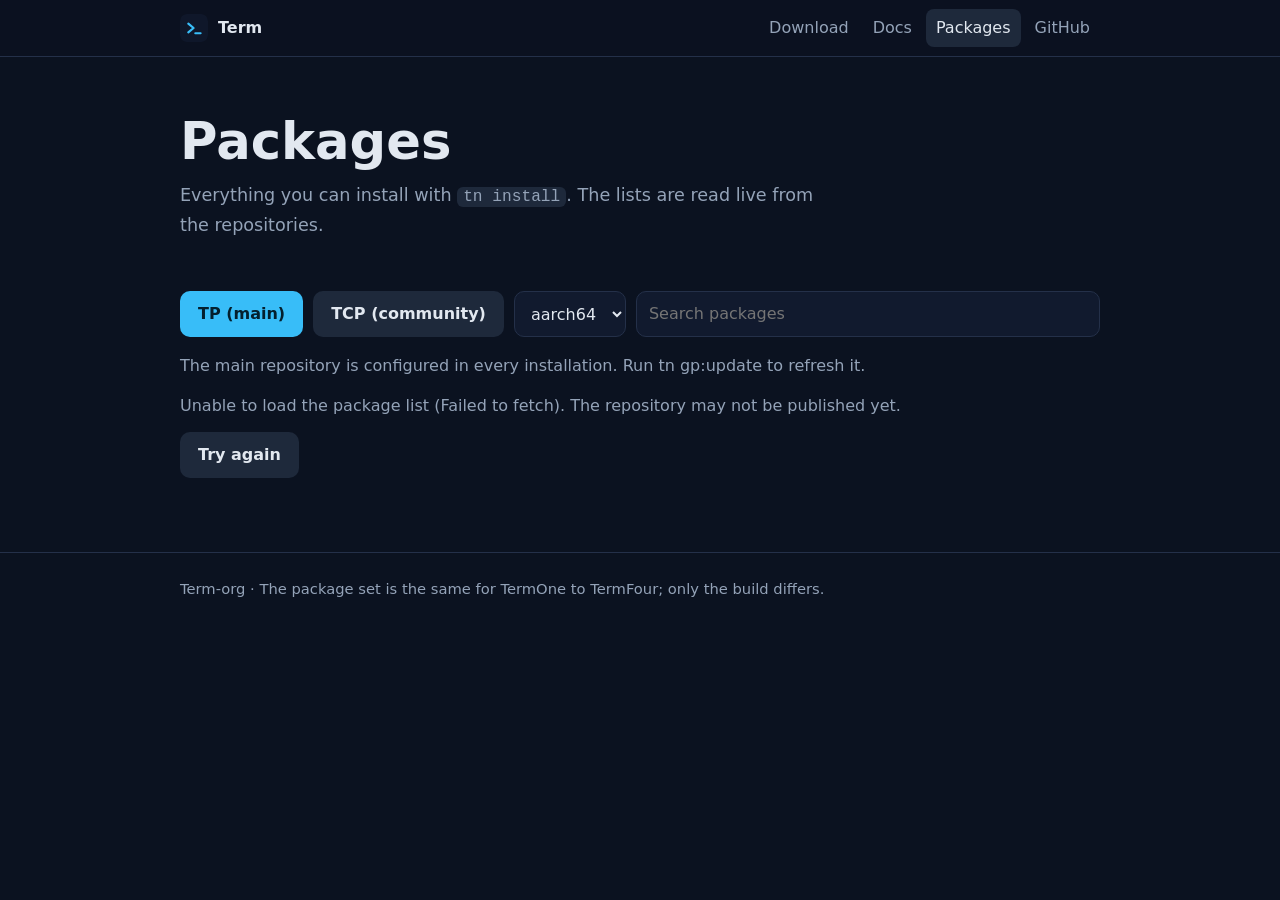
<file: site/pacakges.html>
<!doctype html>
<html lang="en">
<head>
  <meta charset="utf-8">
  <meta name="viewport" content="width=device-width, initial-scale=1">
  <title>Packages - Term</title>
  <meta name="description" content="Browse the packages of the Term main and community repositories.">
  <meta name="theme-color" content="#0F172A">
  <link rel="icon" href="favicon.svg" type="image/svg+xml">
  <link rel="stylesheet" href="assets/style.css">
</head>
<body>
  <header class="site-header">
    <div class="wrap">
      <a class="brand" href="index.html"><img src="favicon.svg" alt="" width="28" height="28">Term</a>
      <nav class="nav" aria-label="Main">
        <a href="index.html">Download</a>
        <a href="docs.html">Docs</a>
        <a href="packages.html" aria-current="page">Packages</a>
        <a href="https://github.com/Term-org">GitHub</a>
      </nav>
    </div>
  </header>

  <main class="wrap">
    <div class="hero">
      <h1>Packages</h1>
      <p>Everything you can install with <code>tn install</code>. The lists are read live from the repositories.</p>
    </div>

    <section>
      <div class="controls">
        <button class="button" type="button" data-repo="tp" aria-pressed="true">TP (main)</button>
        <button class="button secondary" type="button" data-repo="tcp" aria-pressed="false">TCP (community)</button>
        <select id="package-arch" aria-label="Architecture">
          <option value="aarch64">aarch64</option>
          <option value="x86_64">x86_64</option>
        </select>
        <input id="package-search" type="search" placeholder="Search packages" aria-label="Search packages" autocomplete="off">
      </div>
      <p class="muted" id="repo-note"></p>
      <p class="status" id="package-status" role="status"></p>
      <p><button class="button secondary" type="button" id="package-retry" hidden>Try again</button></p>
      <p class="muted" id="package-count"></p>
      <ul class="package-list" id="package-list"></ul>
    </section>
  </main>

  <footer class="site-footer">
    <div class="wrap">Term-org &middot; The package set is the same for TermOne to TermFour; only the build differs.</div>
  </footer>

  <script src="assets/config.js"></script>
  <script src="assets/packages.js"></script>
</body>
</html>
</file>
<file: site/assets/style.css>
:root {
  color-scheme: dark;
  --bg: #0b1220;
  --panel: #111a2e;
  --panel-2: #1e293b;
  --text: #e2e8f0;
  --muted: #94a3b8;
  --accent: #38bdf8;
  --accent-ink: #04202e;
  --line: #243049;
  --warn: #f59e0b;
  --radius: 14px;
  --mono: ui-monospace, SFMono-Regular, Menlo, Consolas, "Liberation Mono", monospace;
}

* {
  box-sizing: border-box;
}

html {
  scroll-behavior: smooth;
  scroll-padding-top: 72px;
}

body {
  margin: 0;
  background: var(--bg);
  color: var(--text);
  font: 16px/1.6 system-ui, -apple-system, "Segoe UI", Roboto, sans-serif;
  -webkit-text-size-adjust: 100%;
}

a {
  color: var(--accent);
}

.wrap {
  max-width: 960px;
  margin: 0 auto;
  padding: 0 20px;
}

.site-header {
  position: sticky;
  top: 0;
  z-index: 10;
  background: rgba(11, 18, 32, 0.94);
  border-bottom: 1px solid var(--line);
}

.site-header .wrap {
  display: flex;
  align-items: center;
  flex-wrap: wrap;
  gap: 8px 16px;
  min-height: 56px;
}

.brand {
  display: flex;
  align-items: center;
  gap: 10px;
  color: var(--text);
  font-weight: 700;
  text-decoration: none;
}

.brand img {
  width: 28px;
  height: 28px;
  border-radius: 7px;
}

.nav {
  display: flex;
  flex-wrap: wrap;
  gap: 4px;
  margin-left: auto;
}

.nav a {
  padding: 6px 10px;
  border-radius: 8px;
  color: var(--muted);
  text-decoration: none;
}

.nav a:hover,
.nav a[aria-current="page"] {
  background: var(--panel-2);
  color: var(--text);
}

.hero {
  padding: 56px 0 24px;
}

.hero h1 {
  margin: 0 0 12px;
  font-size: clamp(2rem, 6vw, 3.2rem);
  line-height: 1.1;
}

.hero p {
  max-width: 640px;
  margin: 0;
  color: var(--muted);
  font-size: 1.1rem;
}

.actions {
  display: flex;
  flex-wrap: wrap;
  gap: 12px;
  margin-top: 22px;
}

.button {
  display: inline-block;
  padding: 10px 18px;
  border: 0;
  border-radius: 10px;
  background: var(--accent);
  color: var(--accent-ink);
  font: inherit;
  font-weight: 700;
  text-align: center;
  text-decoration: none;
  cursor: pointer;
}

.button.secondary {
  background: var(--panel-2);
  color: var(--text);
}

.button[aria-pressed="true"] {
  background: var(--accent);
  color: var(--accent-ink);
}

section {
  padding: 28px 0;
}

h2 {
  margin: 0 0 16px;
  font-size: 1.6rem;
  line-height: 1.25;
}

h3 {
  margin: 28px 0 8px;
  font-size: 1.15rem;
}

p {
  margin: 0 0 14px;
}

.muted {
  color: var(--muted);
}

.grid {
  display: grid;
  gap: 16px;
  grid-template-columns: repeat(auto-fit, minmax(210px, 1fr));
}

.card {
  padding: 20px;
  border: 1px solid var(--line);
  border-radius: var(--radius);
  background: var(--panel);
}

.card h3 {
  margin: 12px 0 2px;
}

.card .button {
  margin-top: 12px;
  width: 100%;
}

.card .meta {
  min-height: 1.5em;
  margin: 8px 0 0;
  color: var(--muted);
  font-size: 0.9rem;
}

.app-icon {
  display: flex;
  align-items: center;
  justify-content: center;
  width: 64px;
  height: 64px;
  border: 1px solid var(--line);
  border-radius: 16px;
  background: var(--icon-bg, #0f172a);
}

.glyph {
  width: 64px;
  height: 64px;
  display: block;
}

.feature h3 {
  margin: 0 0 6px;
  font-size: 1.05rem;
}

.feature p {
  margin: 0;
  color: var(--muted);
}

.steps {
  margin: 0;
  padding-left: 22px;
}

.steps li {
  margin-bottom: 8px;
}

.note {
  margin: 16px 0;
  padding: 12px 16px;
  border-left: 3px solid var(--warn);
  border-radius: 0 10px 10px 0;
  background: var(--panel);
  color: var(--muted);
}

code,
kbd {
  font-family: var(--mono);
  font-size: 0.92em;
}

code {
  padding: 1px 6px;
  border-radius: 6px;
  background: var(--panel-2);
}

kbd {
  padding: 1px 6px;
  border: 1px solid var(--line);
  border-bottom-width: 2px;
  border-radius: 6px;
  background: var(--panel);
}

pre {
  margin: 0 0 16px;
  padding: 14px 16px;
  overflow-x: auto;
  border: 1px solid var(--line);
  border-radius: 10px;
  background: #060b16;
}

pre code {
  padding: 0;
  background: none;
  font-size: 0.9rem;
  line-height: 1.5;
}

.table-wrap {
  margin: 0 0 16px;
  overflow-x: auto;
}

table {
  width: 100%;
  min-width: 520px;
  border-collapse: collapse;
}

th,
td {
  padding: 8px 12px;
  border-bottom: 1px solid var(--line);
  text-align: left;
  vertical-align: top;
}

th {
  color: var(--muted);
  font-weight: 600;
}

.toc {
  columns: 2 220px;
  margin: 0 0 8px;
  padding-left: 20px;
}

.toc li {
  margin-bottom: 4px;
}

.docs section {
  padding: 20px 0;
  border-top: 1px solid var(--line);
}

.docs section:first-of-type {
  border-top: 0;
}

.controls {
  display: flex;
  flex-wrap: wrap;
  gap: 10px;
  margin-bottom: 16px;
}

.controls input,
.controls select {
  min-height: 42px;
  padding: 8px 12px;
  border: 1px solid var(--line);
  border-radius: 10px;
  background: var(--panel);
  color: var(--text);
  font: inherit;
}

.controls input {
  flex: 1 1 220px;
}

.package-list {
  margin: 0;
  padding: 0;
  list-style: none;
}

.package {
  padding: 12px 0;
  border-bottom: 1px solid var(--line);
}

.package-head {
  display: flex;
  flex-wrap: wrap;
  gap: 4px 12px;
  align-items: baseline;
}

.package p {
  margin: 2px 0 6px;
  color: var(--muted);
}

.status {
  min-height: 1.5em;
  color: var(--muted);
}

.site-footer {
  margin-top: 32px;
  padding: 24px 0 40px;
  border-top: 1px solid var(--line);
  color: var(--muted);
  font-size: 0.92rem;
}

[hidden] {
  display: none !important;
}
</file>
